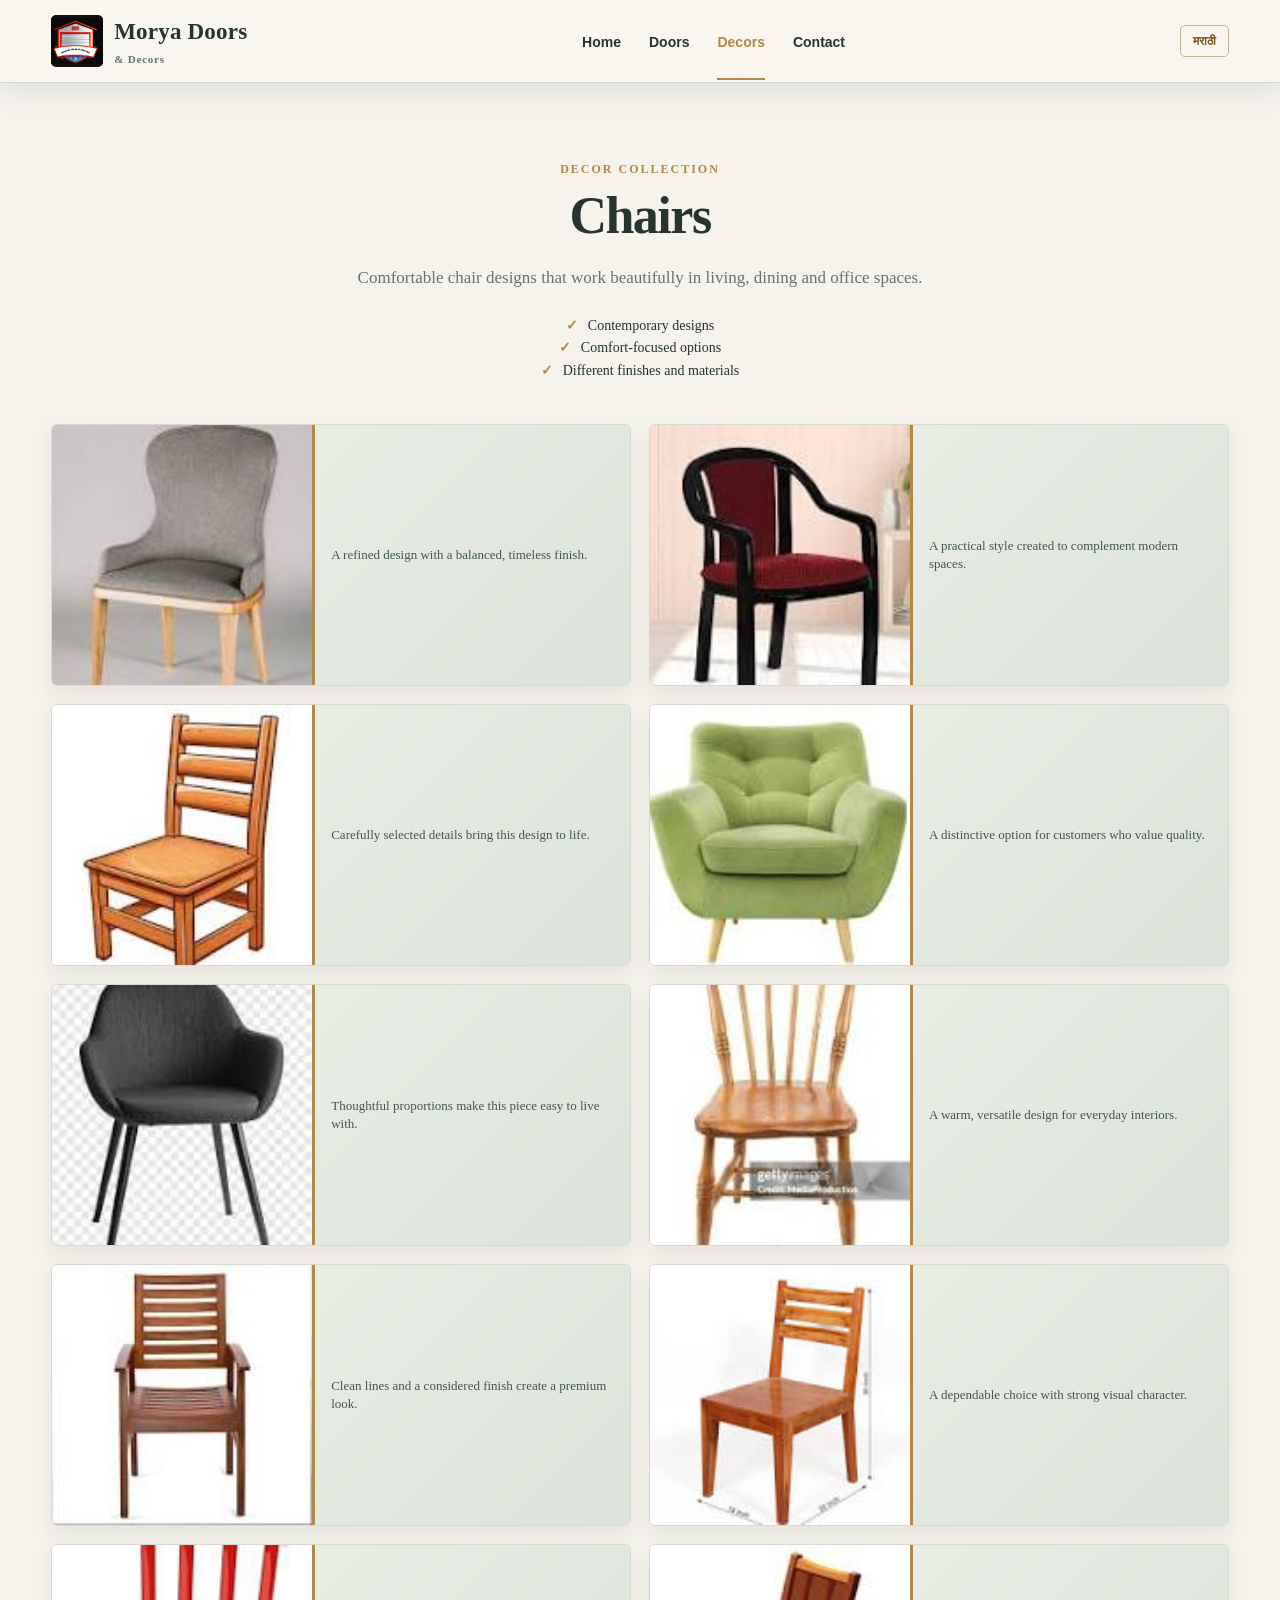
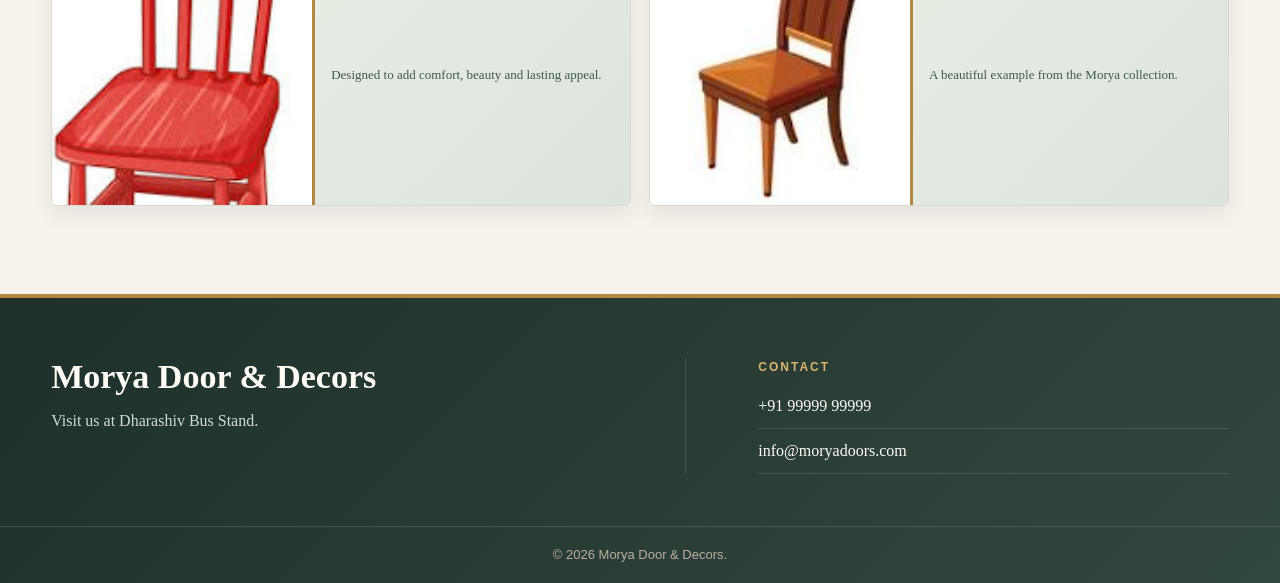
<file: chairs.html>
<!DOCTYPE html><html lang="en"><head><meta charset="UTF-8"><meta name="viewport" content="width=device-width, initial-scale=1.0"><title>Chairs | Morya Door & Decors</title><link rel="stylesheet" href="./css/style.css"></head><body>
<header class="site-header"><div class="container nav-wrap"><a class="brand" href="./index.html"><img class="brand-logo" src="./images/logo.png" alt="Morya Doors logo"><span>Morya Doors <small>&amp; Decors</small></span></a><button class="menu-toggle" aria-label="Toggle menu">☰</button><nav class="main-nav"><a href="./index.html">Home</a><a href="./doors.html">Doors</a><a class="active" href="./decor.html">Decors</a><a href="#contact">Contact</a></nav><button class="language-toggle" type="button" aria-label="Switch language">मराठी</button></div></header>
<main><section class="detail-section"><div class="container"><div class="detail-intro"><span class="eyebrow">Decor Collection</span><h1>Chairs</h1><p>Comfortable chair designs that work beautifully in living, dining and office spaces.</p><ul class="check-list"><li>Contemporary designs</li><li>Comfort-focused options</li><li>Different finishes and materials</li></ul></div><div class="detail-gallery" aria-label="Chair collection"><img src="./images/c1.jfif" alt="Chair design 1"><img src="./images/c2.jfif" alt="Chair design 2"><img src="./images/c3.jfif" alt="Chair design 3"><img src="./images/c4.jfif" alt="Chair design 4"><img src="./images/c5.jfif" alt="Chair design 5"><img src="./images/c6.jfif" alt="Chair design 6"><img src="./images/c7.jfif" alt="Chair design 7"><img src="./images/c8.jfif" alt="Chair design 8"><img src="./images/c9.jfif" alt="Chair design 9"><img src="./images/c10.jfif" alt="Chair design 10"></div></div></section></main>
<footer id="contact" class="site-footer"><div class="container footer-grid"><div><h2>Morya Door &amp; Decors</h2><p>Visit us at Dharashiv Bus Stand.</p></div><div><h3>Contact</h3><p><a href="tel:+919999999999">+91 99999 99999</a></p><p><a href="mailto:info@moryadoors.com">info@moryadoors.com</a></p></div></div><div class="copyright">© 2026 Morya Door &amp; Decors.</div></footer><script src="./js/main.js"></script></body></html>
</file>
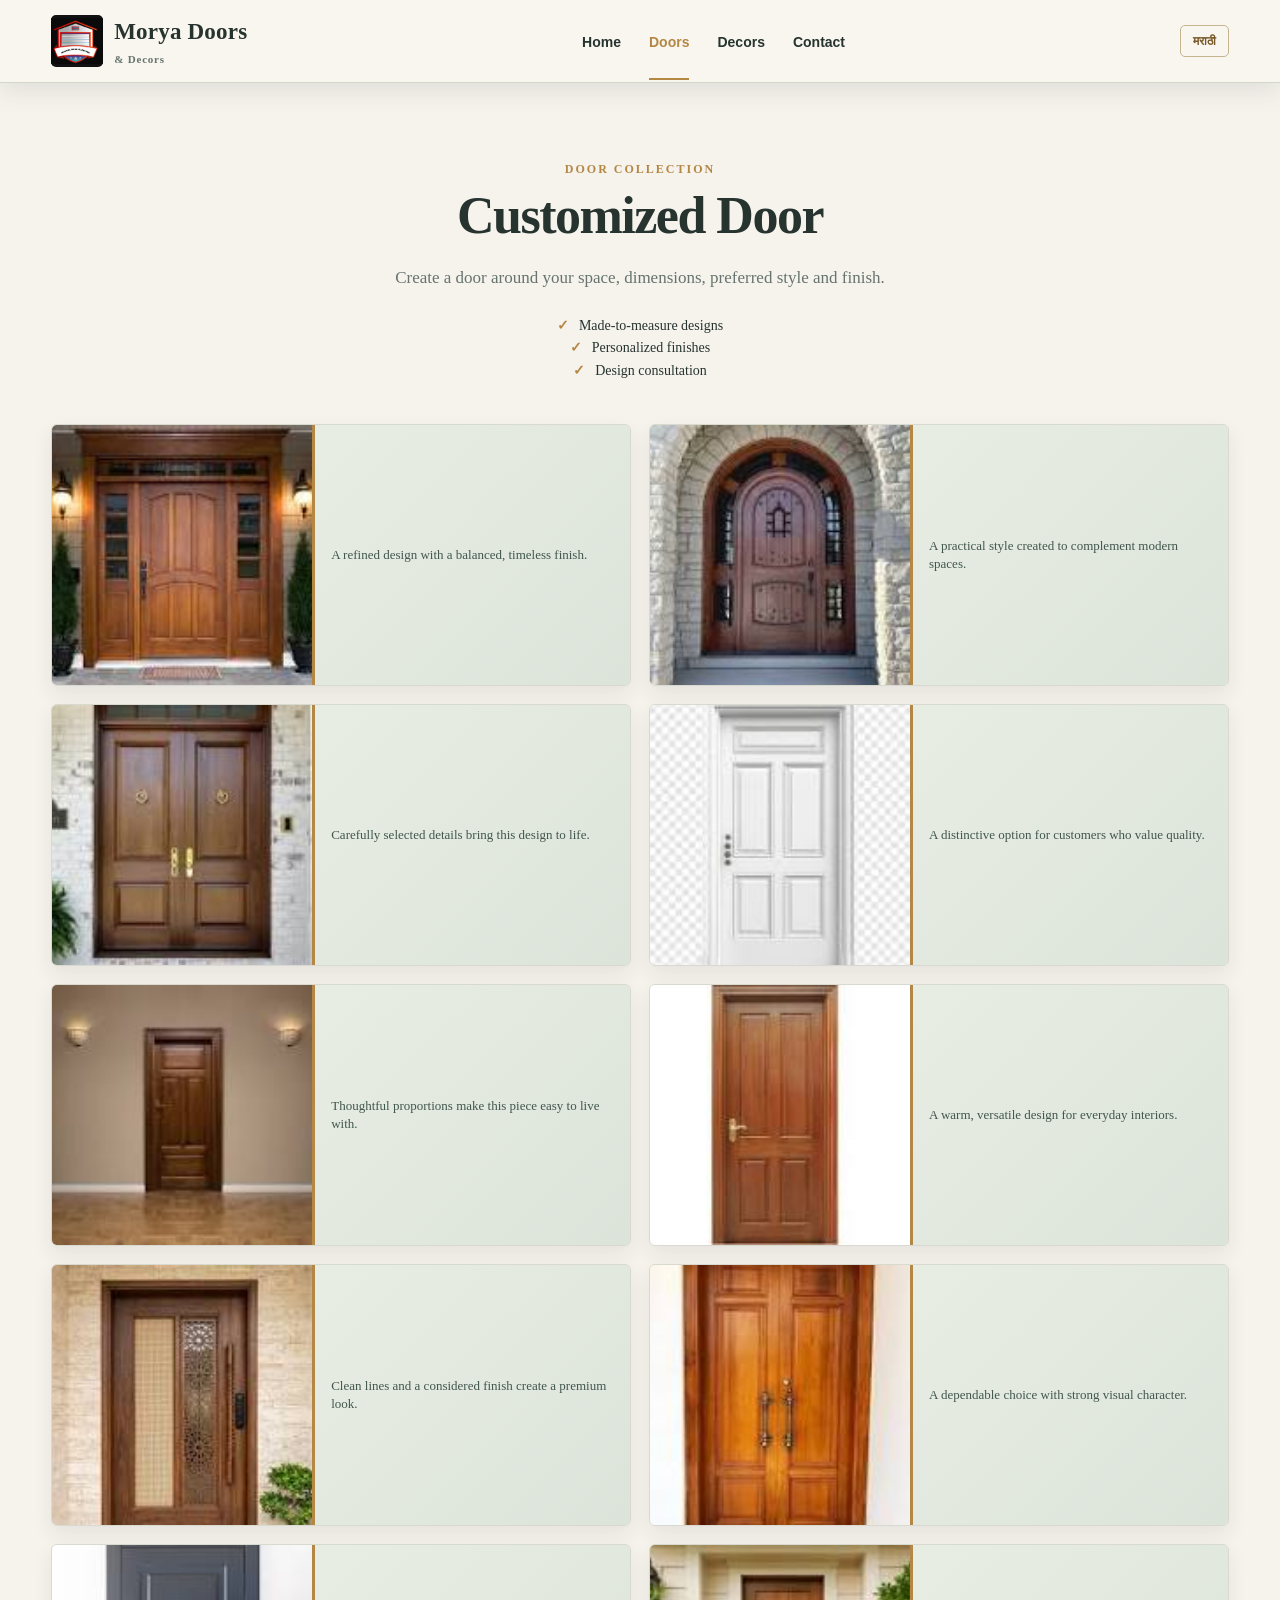
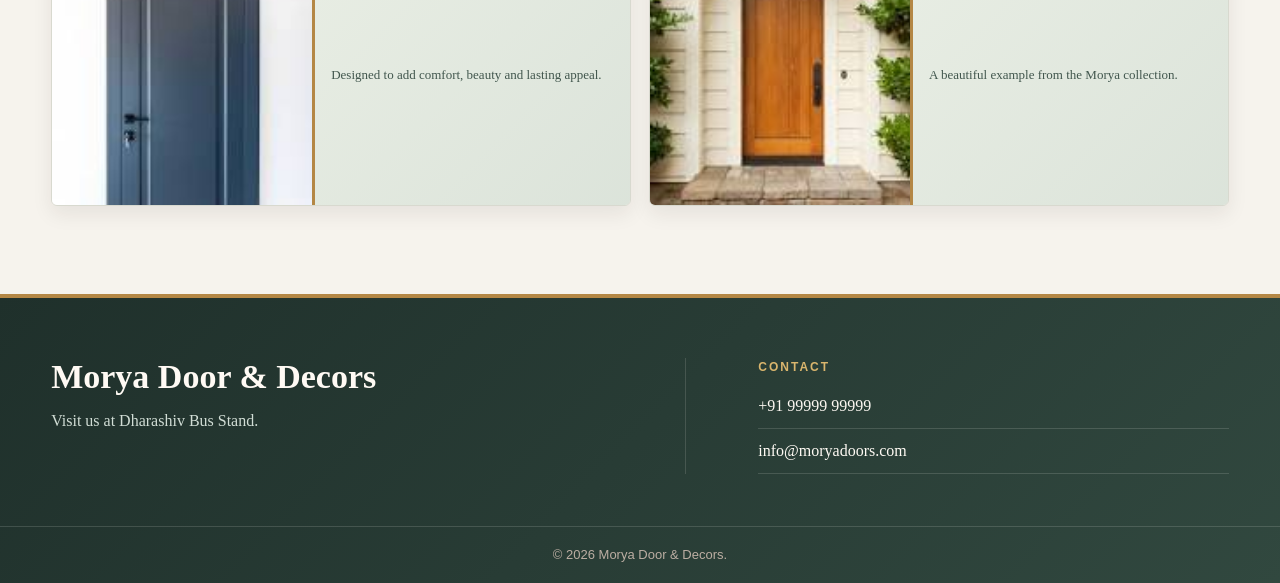
<file: customized-door.html>
<!DOCTYPE html><html lang="en"><head><meta charset="UTF-8"><meta name="viewport" content="width=device-width, initial-scale=1.0"><title>Customized Door | Morya Door & Decors</title><link rel="stylesheet" href="./css/style.css"></head><body>
<header class="site-header"><div class="container nav-wrap"><a class="brand" href="./index.html"><img class="brand-logo" src="./images/logo.png" alt="Morya Doors logo"><span>Morya Doors <small>&amp; Decors</small></span></a><button class="menu-toggle" aria-label="Toggle menu">☰</button><nav class="main-nav"><a href="./index.html">Home</a><a class="active" href="./doors.html">Doors</a><a href="./decor.html">Decors</a><a href="#contact">Contact</a></nav><button class="language-toggle" type="button" aria-label="Switch language">मराठी</button></div></header>
<main><section class="detail-section"><div class="container"><div class="detail-intro"><span class="eyebrow">Door Collection</span><h1>Customized Door</h1><p>Create a door around your space, dimensions, preferred style and finish.</p><ul class="check-list"><li>Made-to-measure designs</li><li>Personalized finishes</li><li>Design consultation</li></ul></div><div class="detail-gallery" aria-label="Customized door collection"><img src="./images/s1.jfif" alt="Customized door design 1"><img src="./images/s2.jfif" alt="Customized door design 2"><img src="./images/s3.jfif" alt="Customized door design 3"><img src="./images/s4.jfif" alt="Customized door design 4"><img src="./images/s6.jfif" alt="Customized door design 5"><img src="./images/s7.jfif" alt="Customized door design 6"><img src="./images/s8.jfif" alt="Customized door design 7"><img src="./images/s9.jfif" alt="Customized door design 8"><img src="./images/s10.jfif" alt="Customized door design 9"><img src="./images/s11.jfif" alt="Customized door design 10"></div></div></section></main>
<footer id="contact" class="site-footer"><div class="container footer-grid"><div><h2>Morya Door &amp; Decors</h2><p>Visit us at Dharashiv Bus Stand.</p></div><div><h3>Contact</h3><p><a href="tel:+919999999999">+91 99999 99999</a></p><p><a href="mailto:info@moryadoors.com">info@moryadoors.com</a></p></div></div><div class="copyright">© 2026 Morya Door &amp; Decors.</div></footer><script src="./js/main.js"></script></body></html>
</file>
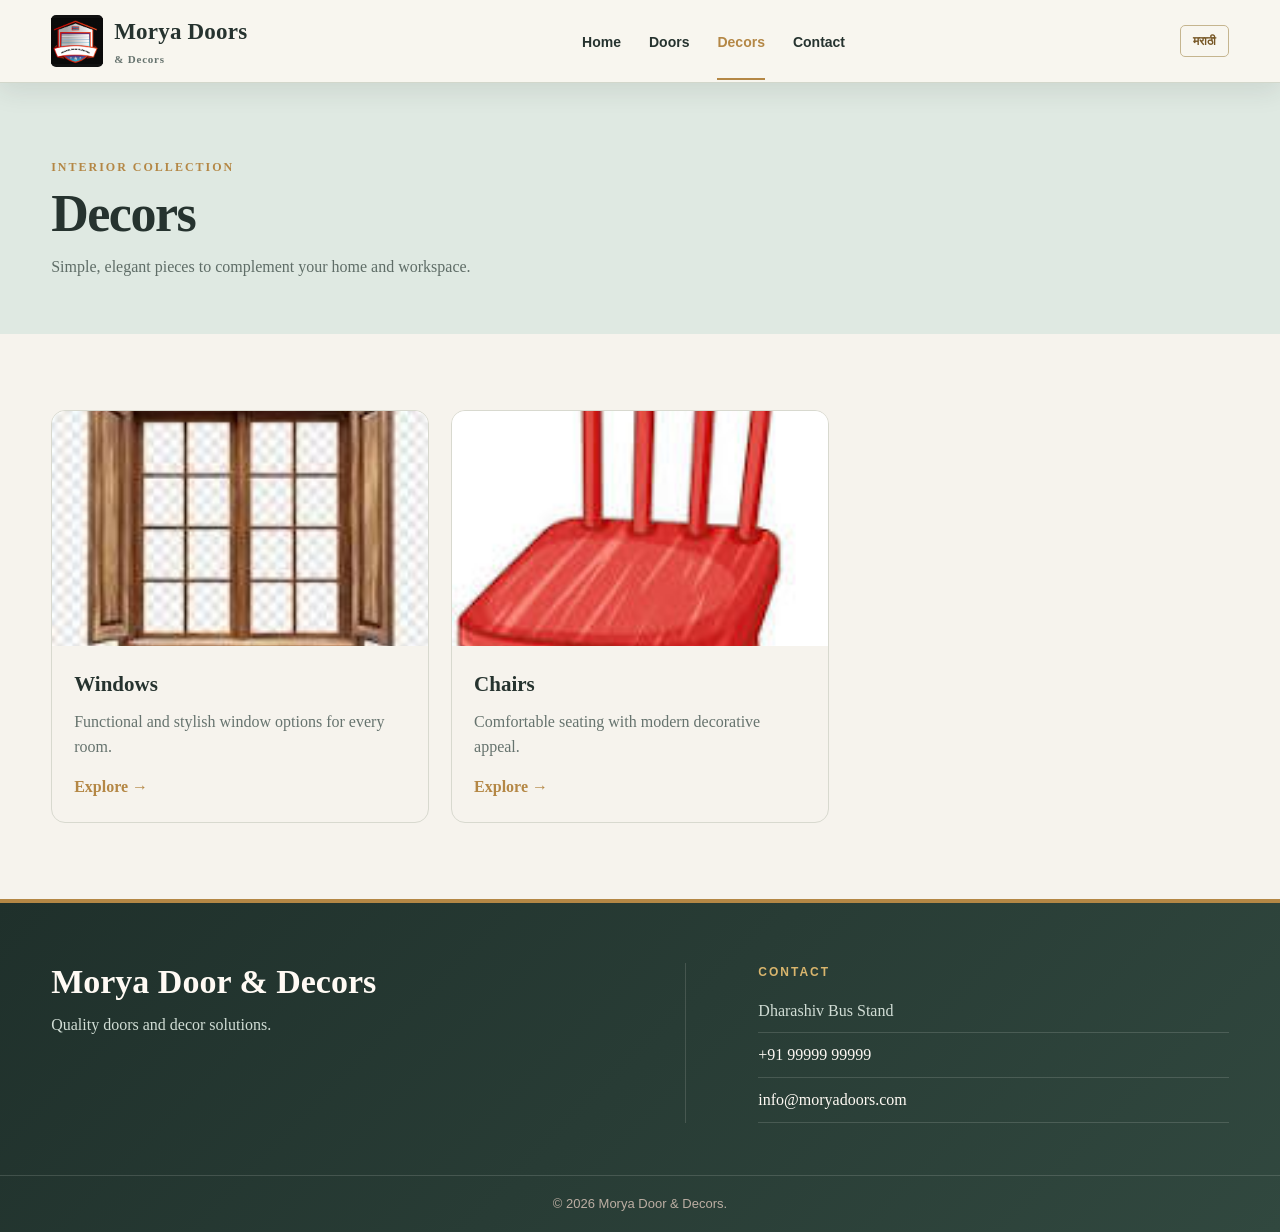
<file: decor.html>
<!DOCTYPE html>
<html lang="en">
<head>
  <meta charset="UTF-8"><meta name="viewport" content="width=device-width, initial-scale=1.0">
  <title>Decors | Morya Door & Decors</title><link rel="stylesheet" href="./css/style.css">
</head>
<body>
<header class="site-header"><div class="container nav-wrap">
<a class="brand" href="./index.html"><img class="brand-logo" src="./images/logo.png" alt="Morya Doors logo"><span>Morya Doors <small>&amp; Decors</small></span></a>
<button class="menu-toggle" aria-label="Toggle menu">☰</button>
<nav class="main-nav"><a href="./index.html">Home</a><a href="./doors.html">Doors</a><a class="active" href="./decor.html">Decors</a><a href="#contact">Contact</a></nav><button class="language-toggle" type="button" aria-label="Switch language">मराठी</button>
</div></header>
<main>
<section class="page-hero"><div class="container"><span class="eyebrow">Interior Collection</span><h1>Decors</h1><p>Simple, elegant pieces to complement your home and workspace.</p></div></section>
<section class="section"><div class="container"><div class="product-grid">
<a class="product-card" href="./windows.html"><img src="./images/w1.jfif" alt="Windows"><div><h3>Windows</h3><p>Functional and stylish window options for every room.</p><span>Explore →</span></div></a>
<a class="product-card" href="./chairs.html"><img src="./images/c1.jfif" alt="Chairs"><div><h3>Chairs</h3><p>Comfortable seating with modern decorative appeal.</p><span>Explore →</span></div></a>
</div></div></section>
</main>
<footer id="contact" class="site-footer"><div class="container footer-grid"><div><h2>Morya Door &amp; Decors</h2><p>Quality doors and decor solutions.</p></div><div><h3>Contact</h3><p>Dharashiv Bus Stand</p><p><a href="tel:+919999999999">+91 99999 99999</a></p><p><a href="mailto:info@moryadoors.com">info@moryadoors.com</a></p></div></div><div class="copyright">© 2026 Morya Door &amp; Decors.</div></footer>
<script src="./js/main.js"></script>
</body></html>
</file>
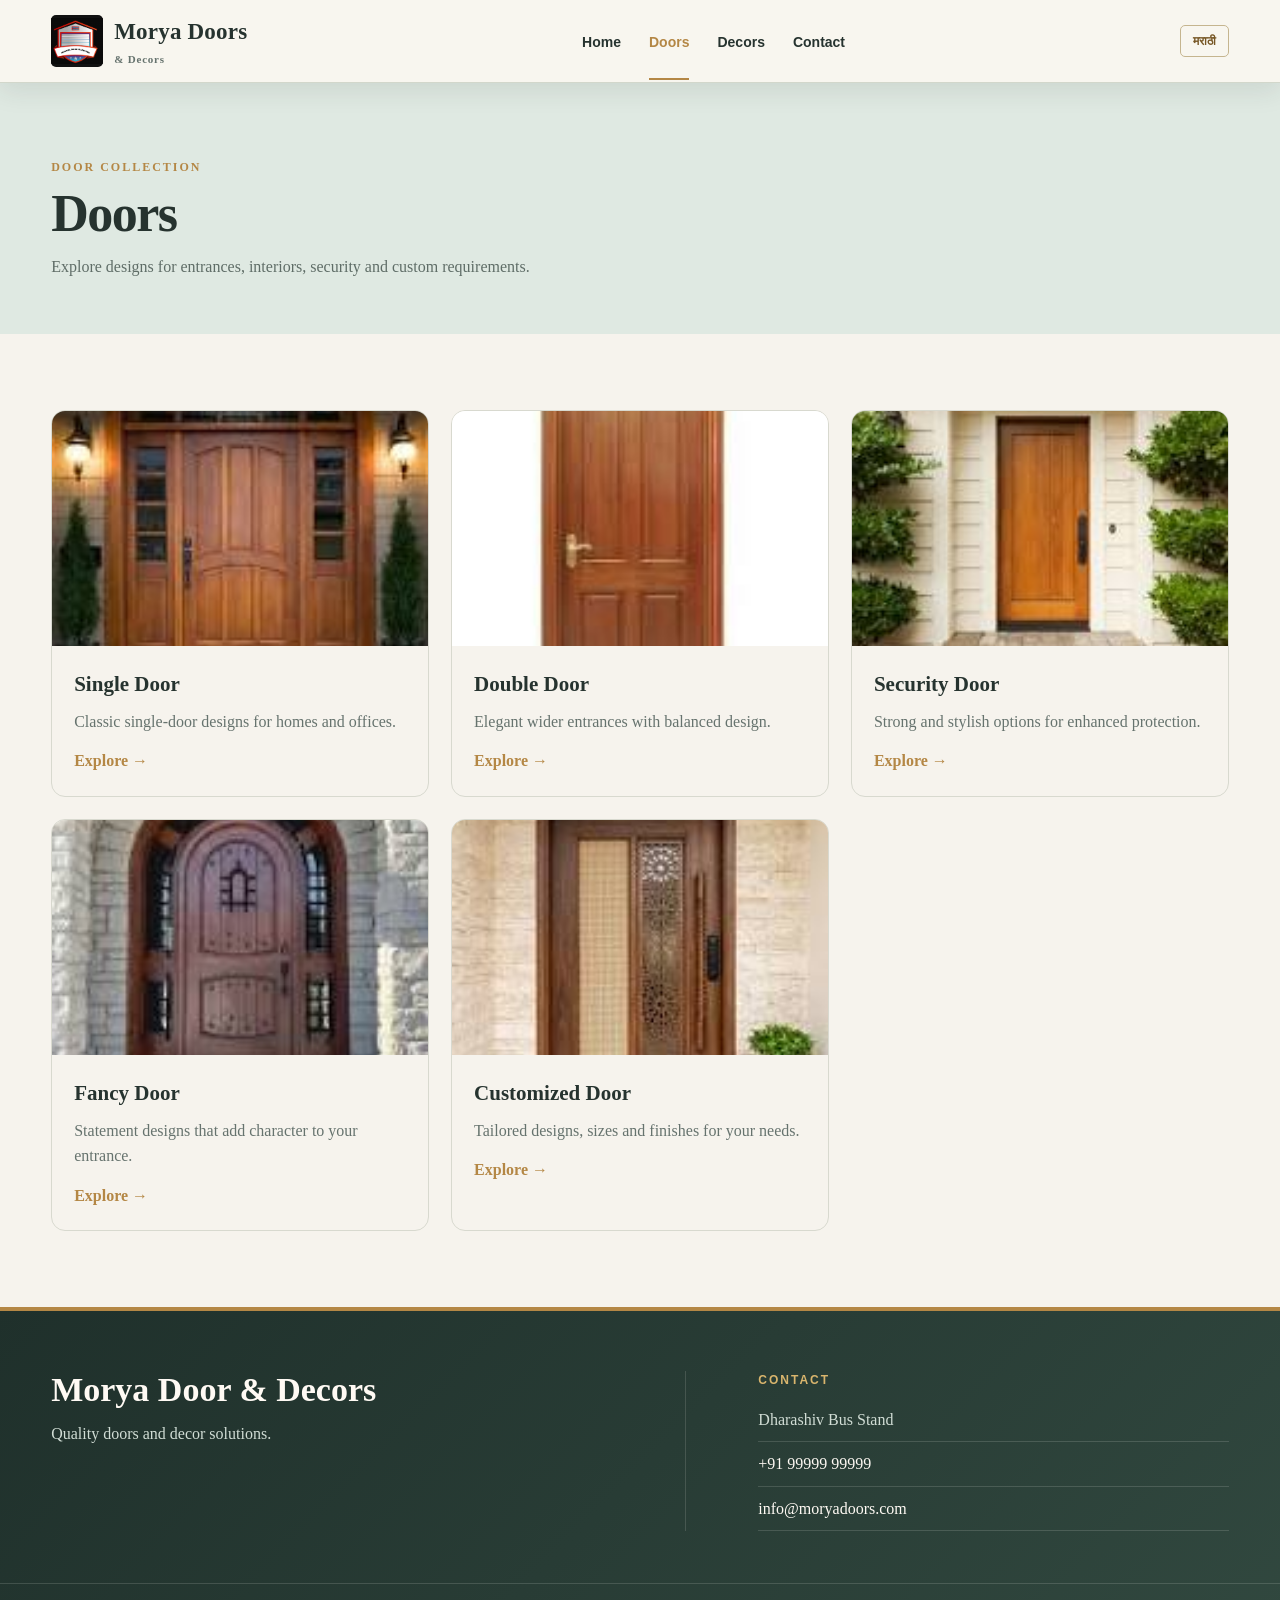
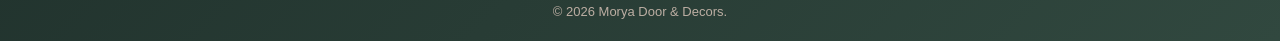
<file: doors.html>
<!DOCTYPE html>
<html lang="en">
<head>
  <meta charset="UTF-8">
  <meta name="viewport" content="width=device-width, initial-scale=1.0">
  <title>Doors | Morya Door & Decors</title>
  <link rel="stylesheet" href="./css/style.css">
</head>
<body>
<header class="site-header"><div class="container nav-wrap">
  <a class="brand" href="./index.html"><img class="brand-logo" src="./images/logo.png" alt="Morya Doors logo"><span>Morya Doors <small>&amp; Decors</small></span></a>
  <button class="menu-toggle" aria-label="Toggle menu">☰</button>
  <nav class="main-nav"><a href="./index.html">Home</a><a class="active" href="./doors.html">Doors</a><a href="./decor.html">Decors</a><a href="#contact">Contact</a></nav><button class="language-toggle" type="button" aria-label="Switch language">मराठी</button>
</div></header>
<main>
<section class="page-hero"><div class="container"><span class="eyebrow">Door Collection</span><h1>Doors</h1><p>Explore designs for entrances, interiors, security and custom requirements.</p></div></section>
<section class="section"><div class="container">
  <div class="product-grid">
    <a class="product-card" href="./single-door.html"><img src="./images/s1.jfif" alt="Single Door"><div><h3>Single Door</h3><p>Classic single-door designs for homes and offices.</p><span>Explore →</span></div></a>
    <a class="product-card" href="./double-door.html"><img src="./images/s2.jfif" alt="Double Door"><div><h3>Double Door</h3><p>Elegant wider entrances with balanced design.</p><span>Explore →</span></div></a>
    <a class="product-card" href="./security-door.html"><img src="./images/s3.jfif" alt="Security Door"><div><h3>Security Door</h3><p>Strong and stylish options for enhanced protection.</p><span>Explore →</span></div></a>
    <a class="product-card" href="./fancy-door.html"><img src="./images/s4.jfif" alt="Fancy Door"><div><h3>Fancy Door</h3><p>Statement designs that add character to your entrance.</p><span>Explore →</span></div></a>
    <a class="product-card" href="./customized-door.html"><img src="./images/s6.jfif" alt="Customized Door"><div><h3>Customized Door</h3><p>Tailored designs, sizes and finishes for your needs.</p><span>Explore →</span></div></a>
  </div>
</div></section>
</main>
<footer id="contact" class="site-footer"><div class="container footer-grid"><div><h2>Morya Door &amp; Decors</h2><p>Quality doors and decor solutions.</p></div><div><h3>Contact</h3><p>Dharashiv Bus Stand</p><p><a href="tel:+919999999999">+91 99999 99999</a></p><p><a href="mailto:info@moryadoors.com">info@moryadoors.com</a></p></div></div><div class="copyright">© 2026 Morya Door &amp; Decors.</div></footer>
<script src="./js/main.js"></script>
</body></html>
</file>
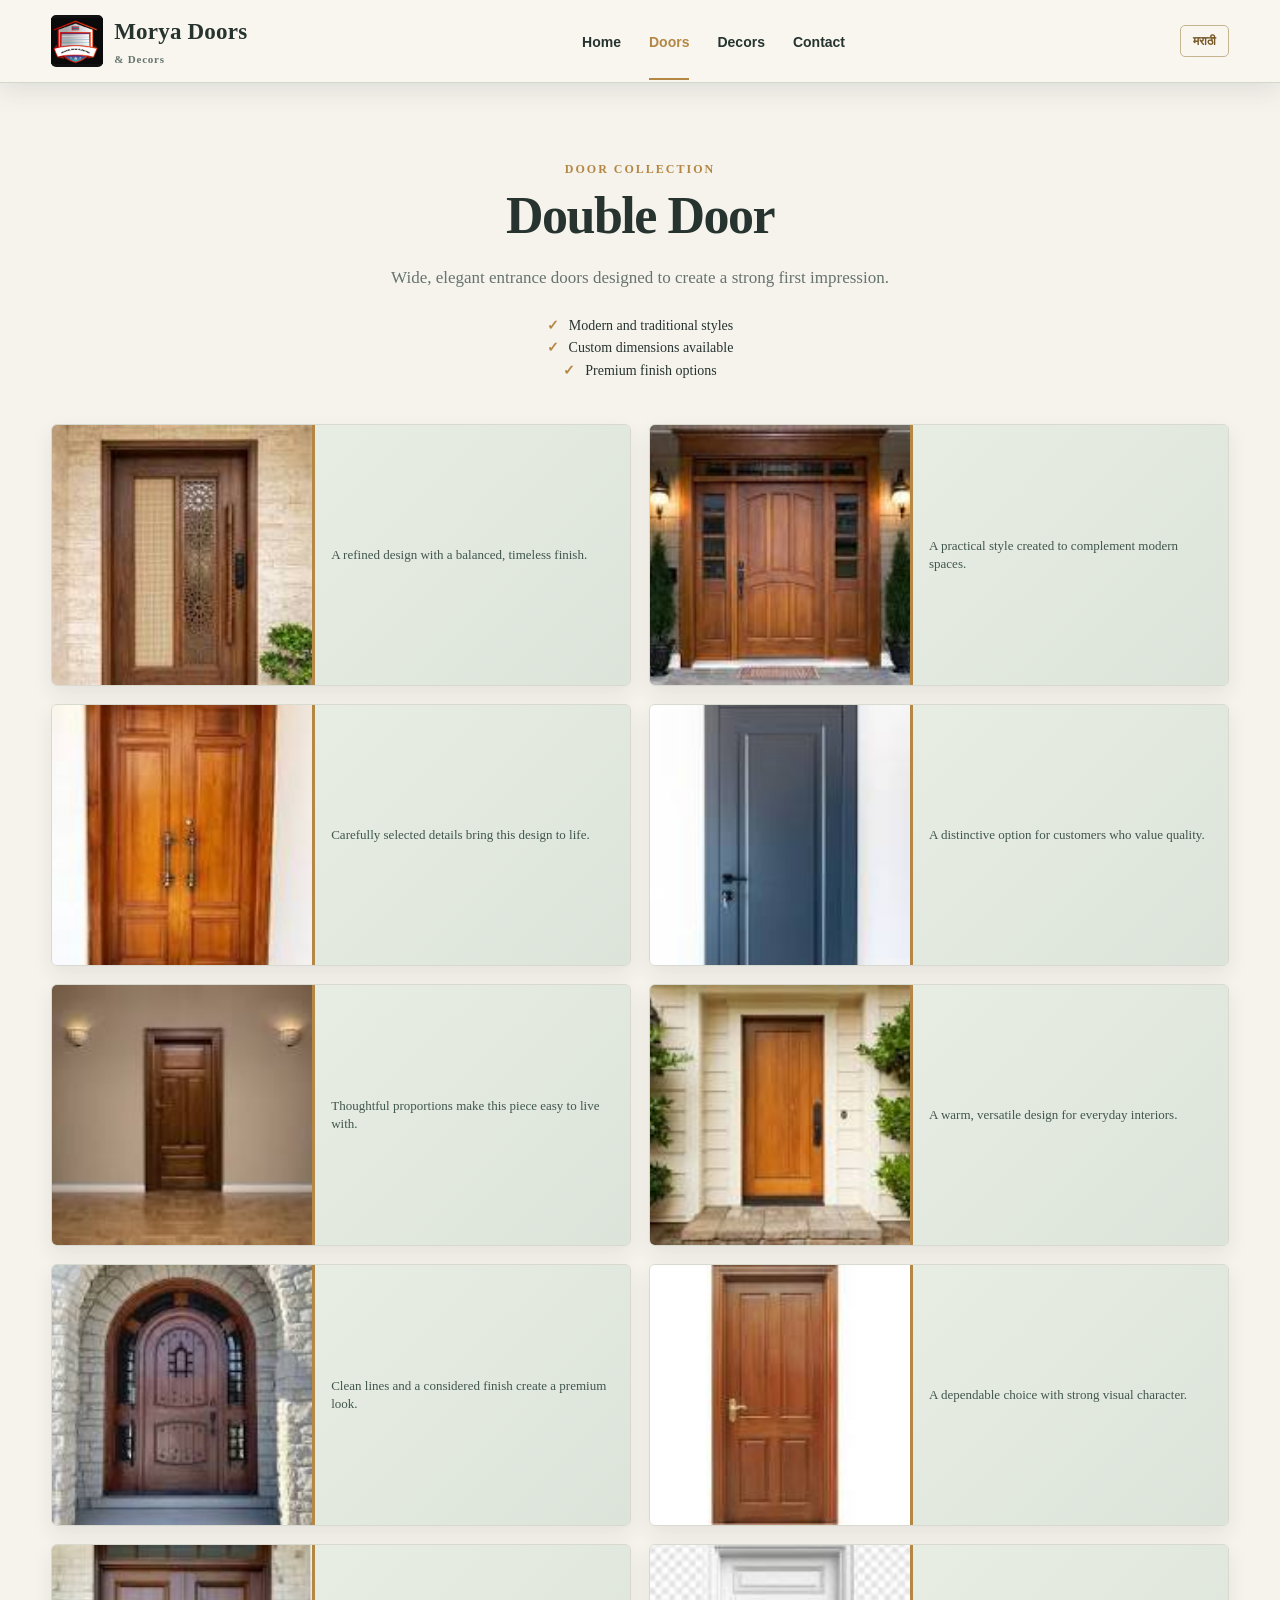
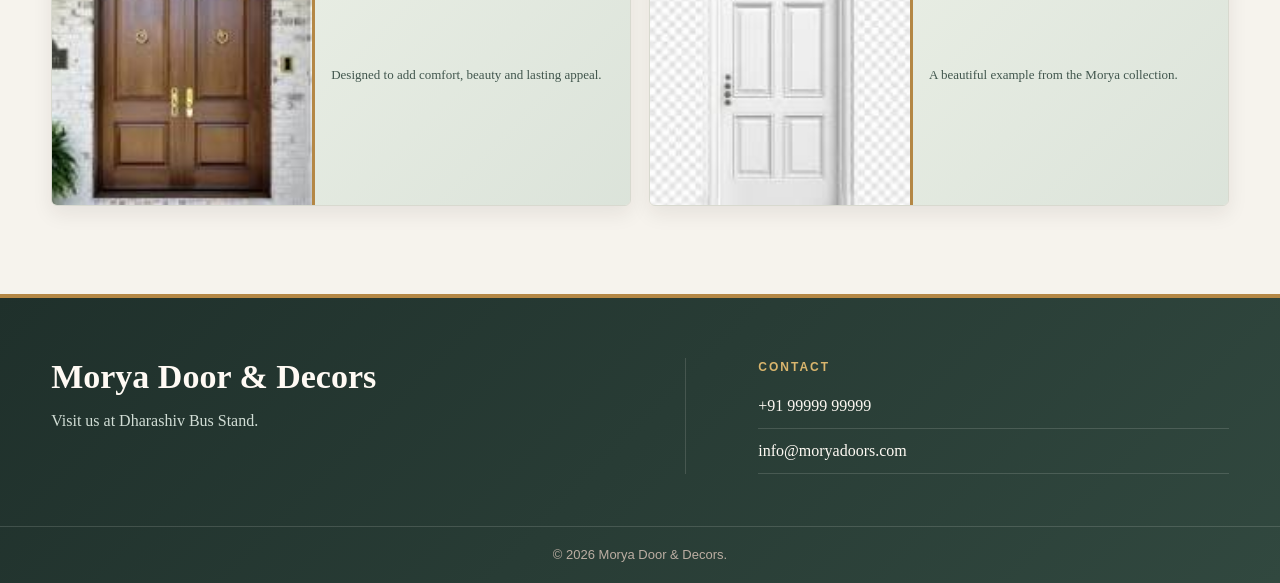
<file: double-door.html>
<!DOCTYPE html><html lang="en"><head><meta charset="UTF-8"><meta name="viewport" content="width=device-width, initial-scale=1.0"><title>Double Door | Morya Door & Decors</title><link rel="stylesheet" href="./css/style.css"></head><body>
<header class="site-header"><div class="container nav-wrap"><a class="brand" href="./index.html"><img class="brand-logo" src="./images/logo.png" alt="Morya Doors logo"><span>Morya Doors <small>&amp; Decors</small></span></a><button class="menu-toggle" aria-label="Toggle menu">☰</button><nav class="main-nav"><a href="./index.html">Home</a><a class="active" href="./doors.html">Doors</a><a href="./decor.html">Decors</a><a href="#contact">Contact</a></nav><button class="language-toggle" type="button" aria-label="Switch language">मराठी</button></div></header>
<main><section class="detail-section"><div class="container"><div class="detail-intro"><span class="eyebrow">Door Collection</span><h1>Double Door</h1><p>Wide, elegant entrance doors designed to create a strong first impression.</p><ul class="check-list"><li>Modern and traditional styles</li><li>Custom dimensions available</li><li>Premium finish options</li></ul></div><div class="detail-gallery" aria-label="Double door collection"><img src="./images/s1.jfif" alt="Double door design 1"><img src="./images/s2.jfif" alt="Double door design 2"><img src="./images/s3.jfif" alt="Double door design 3"><img src="./images/s4.jfif" alt="Double door design 4"><img src="./images/s6.jfif" alt="Double door design 5"><img src="./images/s7.jfif" alt="Double door design 6"><img src="./images/s8.jfif" alt="Double door design 7"><img src="./images/s9.jfif" alt="Double door design 8"><img src="./images/s10.jfif" alt="Double door design 9"><img src="./images/s11.jfif" alt="Double door design 10"></div></div></section></main>
<footer id="contact" class="site-footer"><div class="container footer-grid"><div><h2>Morya Door &amp; Decors</h2><p>Visit us at Dharashiv Bus Stand.</p></div><div><h3>Contact</h3><p><a href="tel:+919999999999">+91 99999 99999</a></p><p><a href="mailto:info@moryadoors.com">info@moryadoors.com</a></p></div></div><div class="copyright">© 2026 Morya Door &amp; Decors.</div></footer><script src="./js/main.js"></script></body></html>
</file>
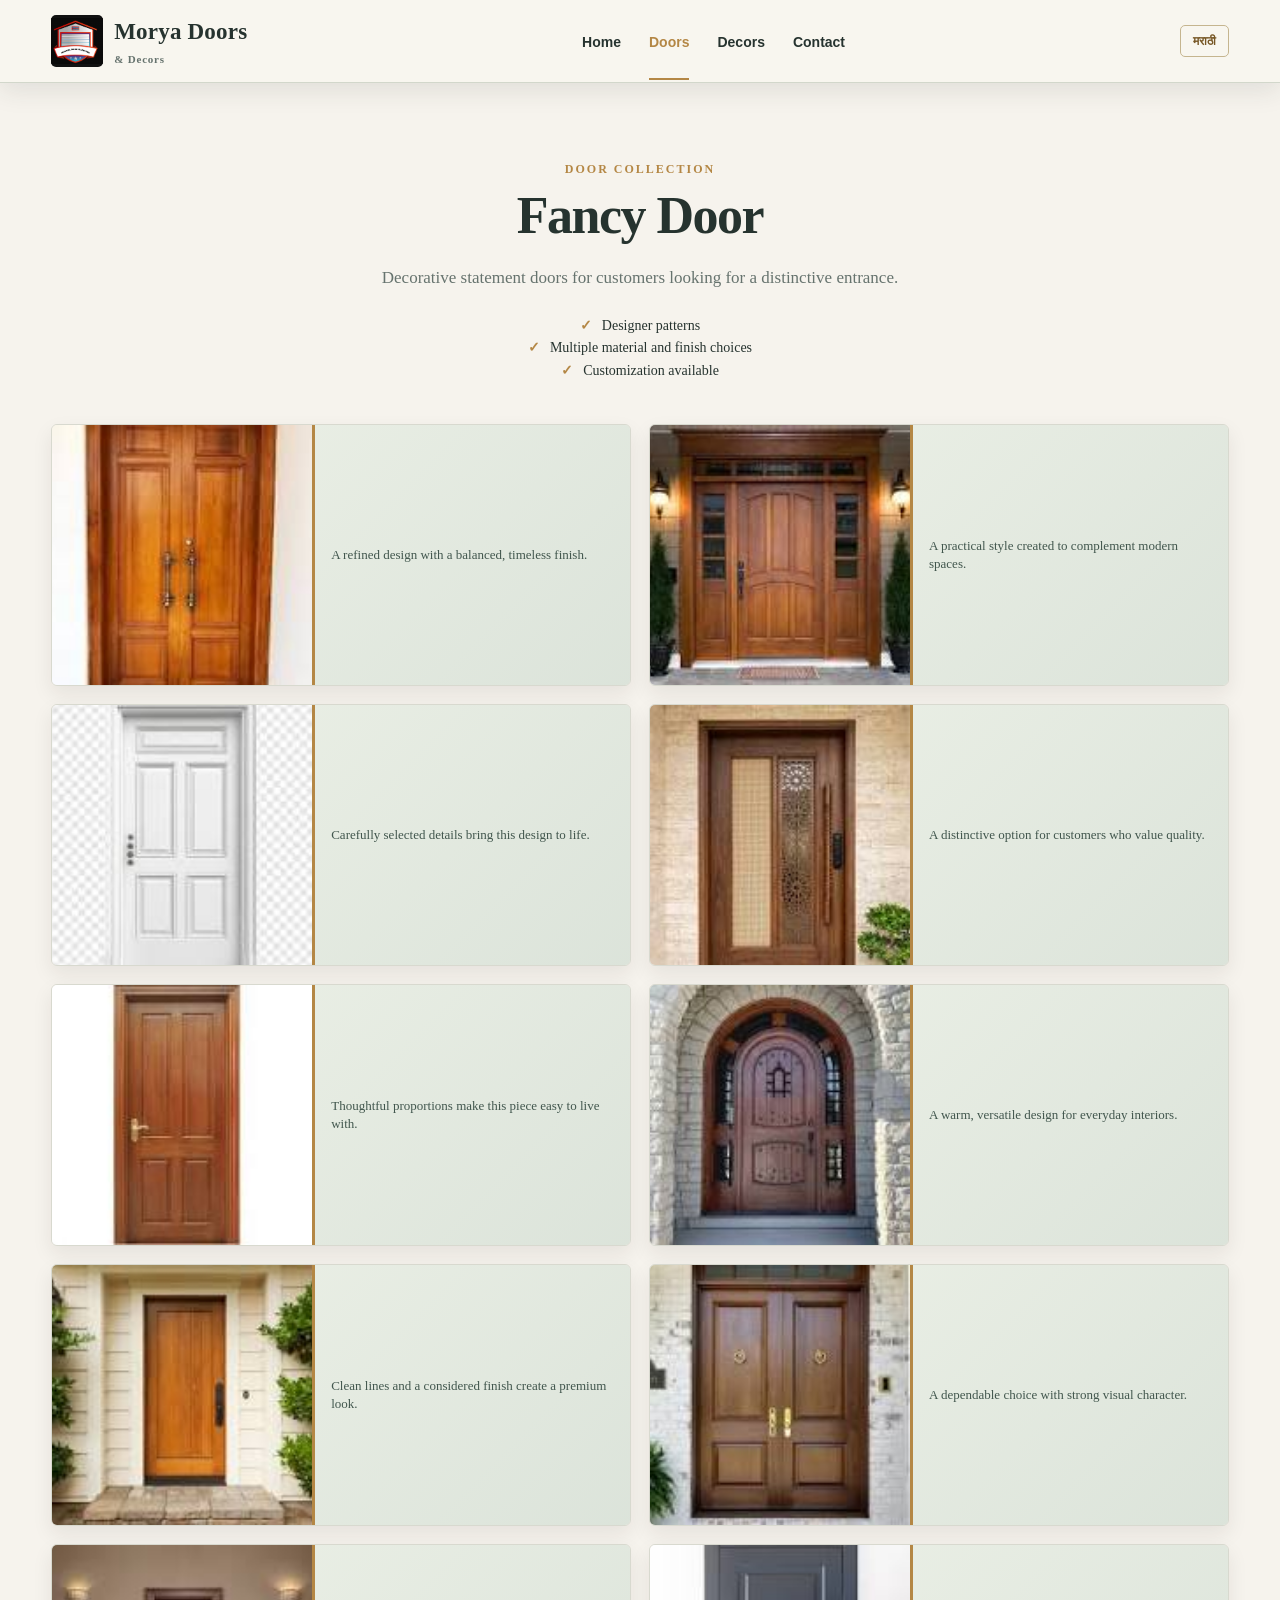
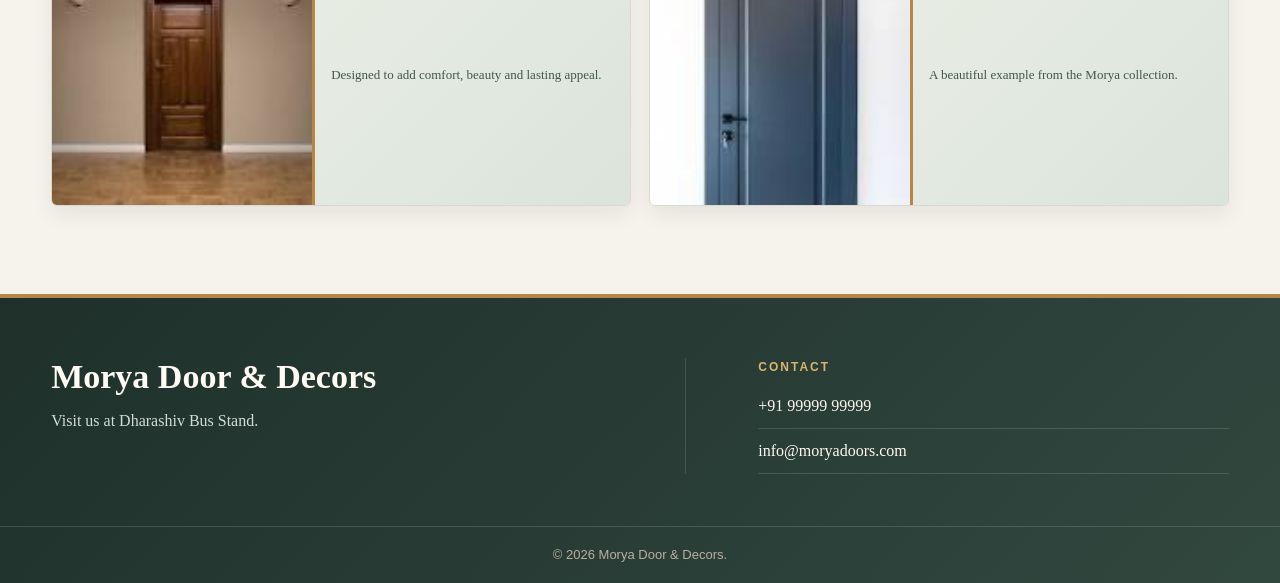
<file: fancy-door.html>
<!DOCTYPE html><html lang="en"><head><meta charset="UTF-8"><meta name="viewport" content="width=device-width, initial-scale=1.0"><title>Fancy Door | Morya Door & Decors</title><link rel="stylesheet" href="./css/style.css"></head><body>
<header class="site-header"><div class="container nav-wrap"><a class="brand" href="./index.html"><img class="brand-logo" src="./images/logo.png" alt="Morya Doors logo"><span>Morya Doors <small>&amp; Decors</small></span></a><button class="menu-toggle" aria-label="Toggle menu">☰</button><nav class="main-nav"><a href="./index.html">Home</a><a class="active" href="./doors.html">Doors</a><a href="./decor.html">Decors</a><a href="#contact">Contact</a></nav><button class="language-toggle" type="button" aria-label="Switch language">मराठी</button></div></header>
<main><section class="detail-section"><div class="container"><div class="detail-intro"><span class="eyebrow">Door Collection</span><h1>Fancy Door</h1><p>Decorative statement doors for customers looking for a distinctive entrance.</p><ul class="check-list"><li>Designer patterns</li><li>Multiple material and finish choices</li><li>Customization available</li></ul></div><div class="detail-gallery" aria-label="Fancy door collection"><img src="./images/s1.jfif" alt="Fancy door design 1"><img src="./images/s2.jfif" alt="Fancy door design 2"><img src="./images/s3.jfif" alt="Fancy door design 3"><img src="./images/s4.jfif" alt="Fancy door design 4"><img src="./images/s6.jfif" alt="Fancy door design 5"><img src="./images/s7.jfif" alt="Fancy door design 6"><img src="./images/s8.jfif" alt="Fancy door design 7"><img src="./images/s9.jfif" alt="Fancy door design 8"><img src="./images/s10.jfif" alt="Fancy door design 9"><img src="./images/s11.jfif" alt="Fancy door design 10"></div></div></section></main>
<footer id="contact" class="site-footer"><div class="container footer-grid"><div><h2>Morya Door &amp; Decors</h2><p>Visit us at Dharashiv Bus Stand.</p></div><div><h3>Contact</h3><p><a href="tel:+919999999999">+91 99999 99999</a></p><p><a href="mailto:info@moryadoors.com">info@moryadoors.com</a></p></div></div><div class="copyright">© 2026 Morya Door &amp; Decors.</div></footer><script src="./js/main.js"></script></body></html>
</file>
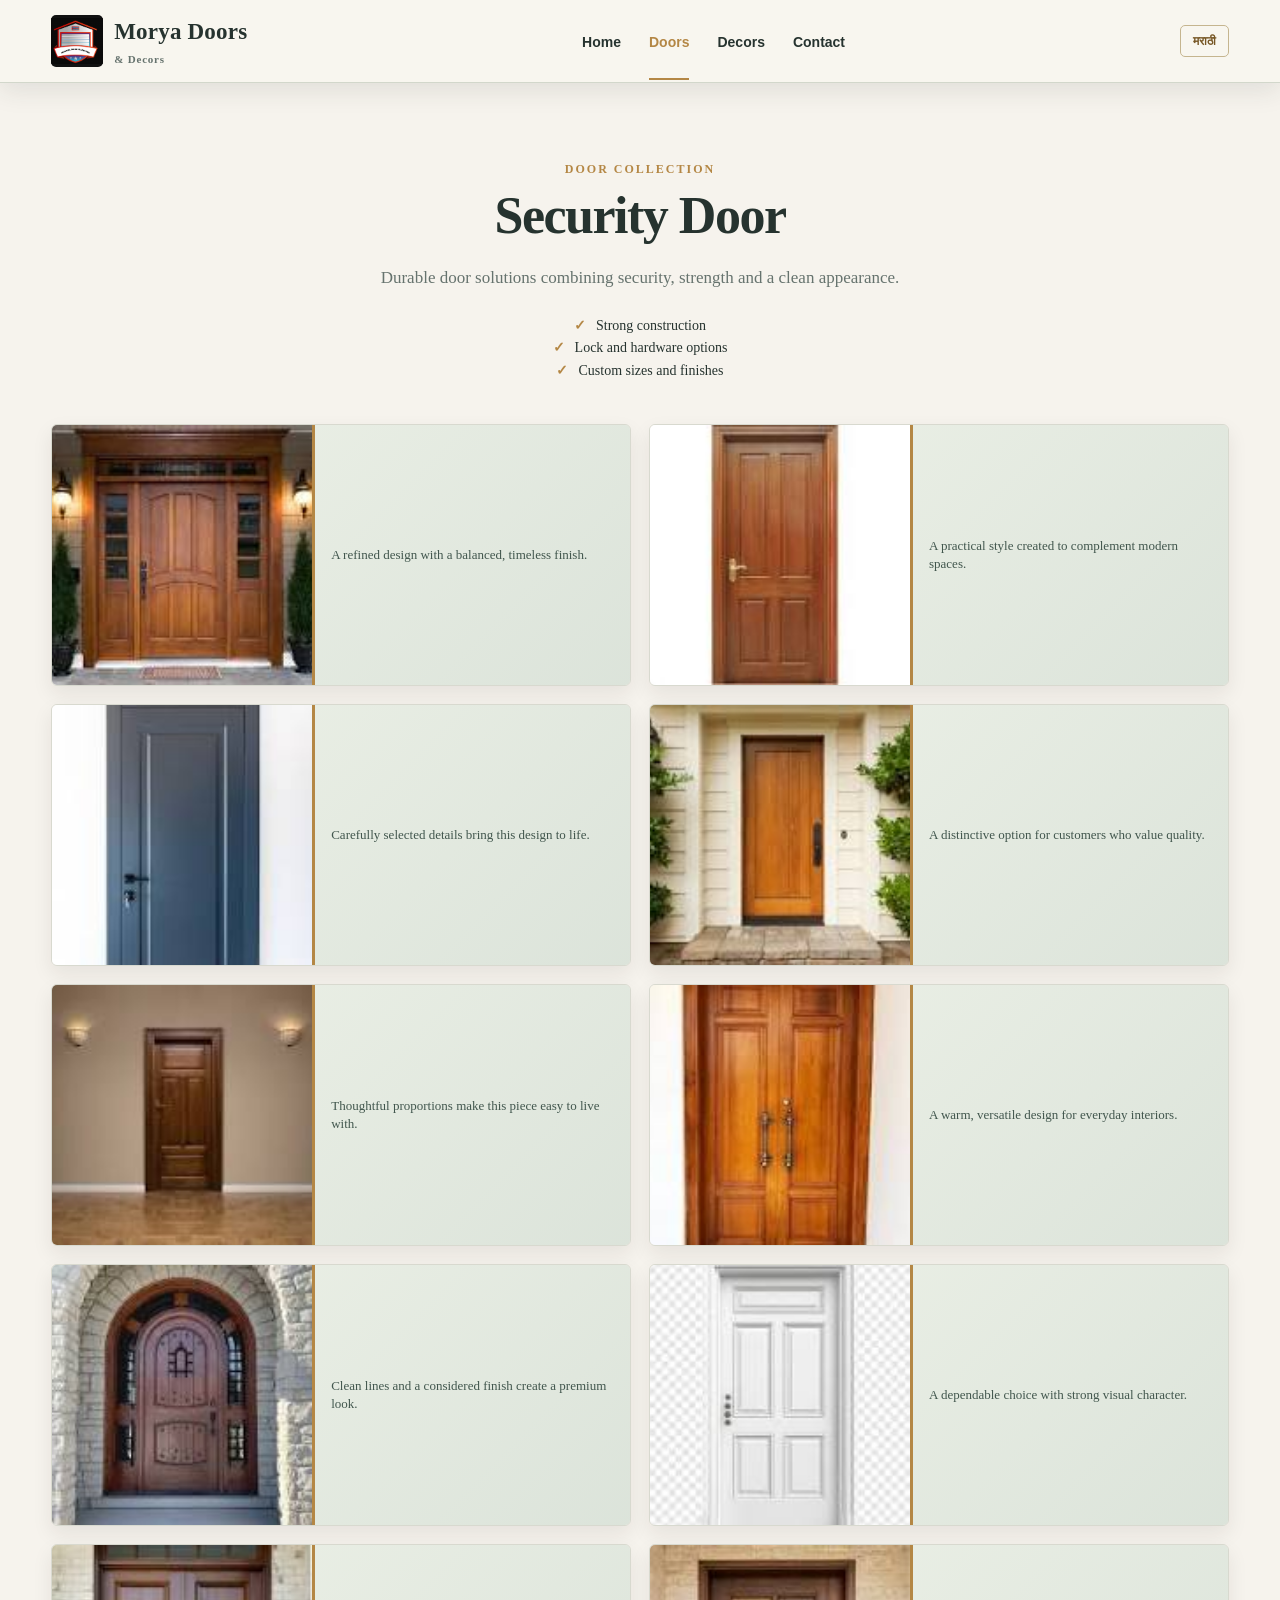
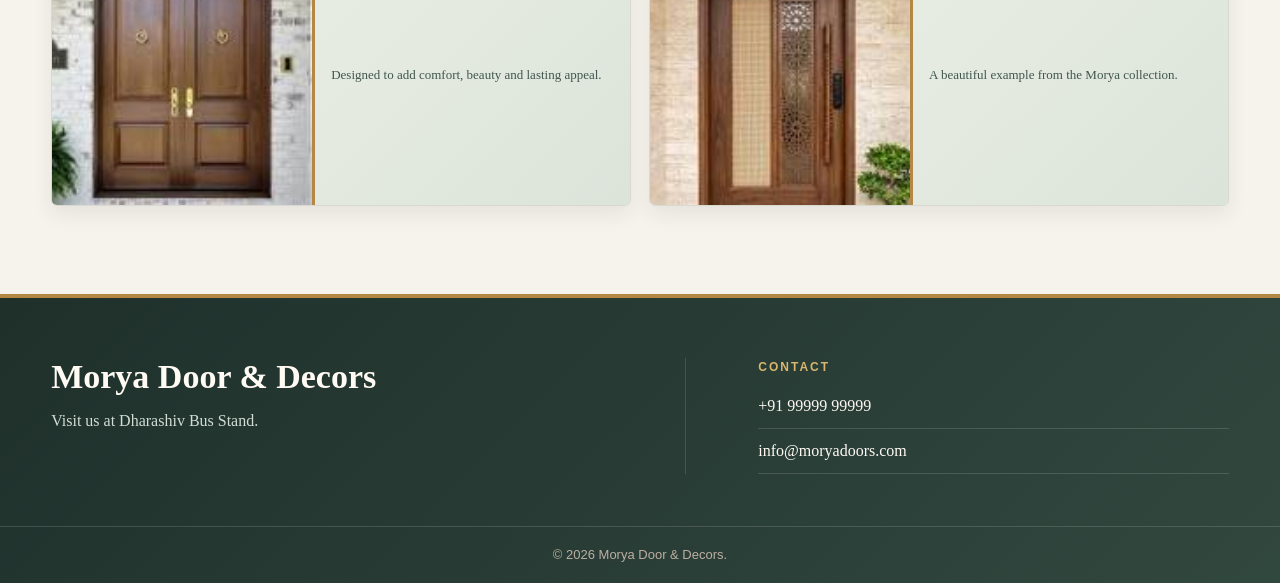
<file: security-door.html>
<!DOCTYPE html><html lang="en"><head><meta charset="UTF-8"><meta name="viewport" content="width=device-width, initial-scale=1.0"><title>Security Door | Morya Door & Decors</title><link rel="stylesheet" href="./css/style.css"></head><body>
<header class="site-header"><div class="container nav-wrap"><a class="brand" href="./index.html"><img class="brand-logo" src="./images/logo.png" alt="Morya Doors logo"><span>Morya Doors <small>&amp; Decors</small></span></a><button class="menu-toggle" aria-label="Toggle menu">☰</button><nav class="main-nav"><a href="./index.html">Home</a><a class="active" href="./doors.html">Doors</a><a href="./decor.html">Decors</a><a href="#contact">Contact</a></nav><button class="language-toggle" type="button" aria-label="Switch language">मराठी</button></div></header>
<main><section class="detail-section"><div class="container"><div class="detail-intro"><span class="eyebrow">Door Collection</span><h1>Security Door</h1><p>Durable door solutions combining security, strength and a clean appearance.</p><ul class="check-list"><li>Strong construction</li><li>Lock and hardware options</li><li>Custom sizes and finishes</li></ul></div><div class="detail-gallery" aria-label="Security door collection"><img src="./images/s1.jfif" alt="Security door design 1"><img src="./images/s2.jfif" alt="Security door design 2"><img src="./images/s3.jfif" alt="Security door design 3"><img src="./images/s4.jfif" alt="Security door design 4"><img src="./images/s6.jfif" alt="Security door design 5"><img src="./images/s7.jfif" alt="Security door design 6"><img src="./images/s8.jfif" alt="Security door design 7"><img src="./images/s9.jfif" alt="Security door design 8"><img src="./images/s10.jfif" alt="Security door design 9"><img src="./images/s11.jfif" alt="Security door design 10"></div></div></section></main>
<footer id="contact" class="site-footer"><div class="container footer-grid"><div><h2>Morya Door &amp; Decors</h2><p>Visit us at Dharashiv Bus Stand.</p></div><div><h3>Contact</h3><p><a href="tel:+919999999999">+91 99999 99999</a></p><p><a href="mailto:info@moryadoors.com">info@moryadoors.com</a></p></div></div><div class="copyright">© 2026 Morya Door &amp; Decors.</div></footer><script src="./js/main.js"></script></body></html>
</file>
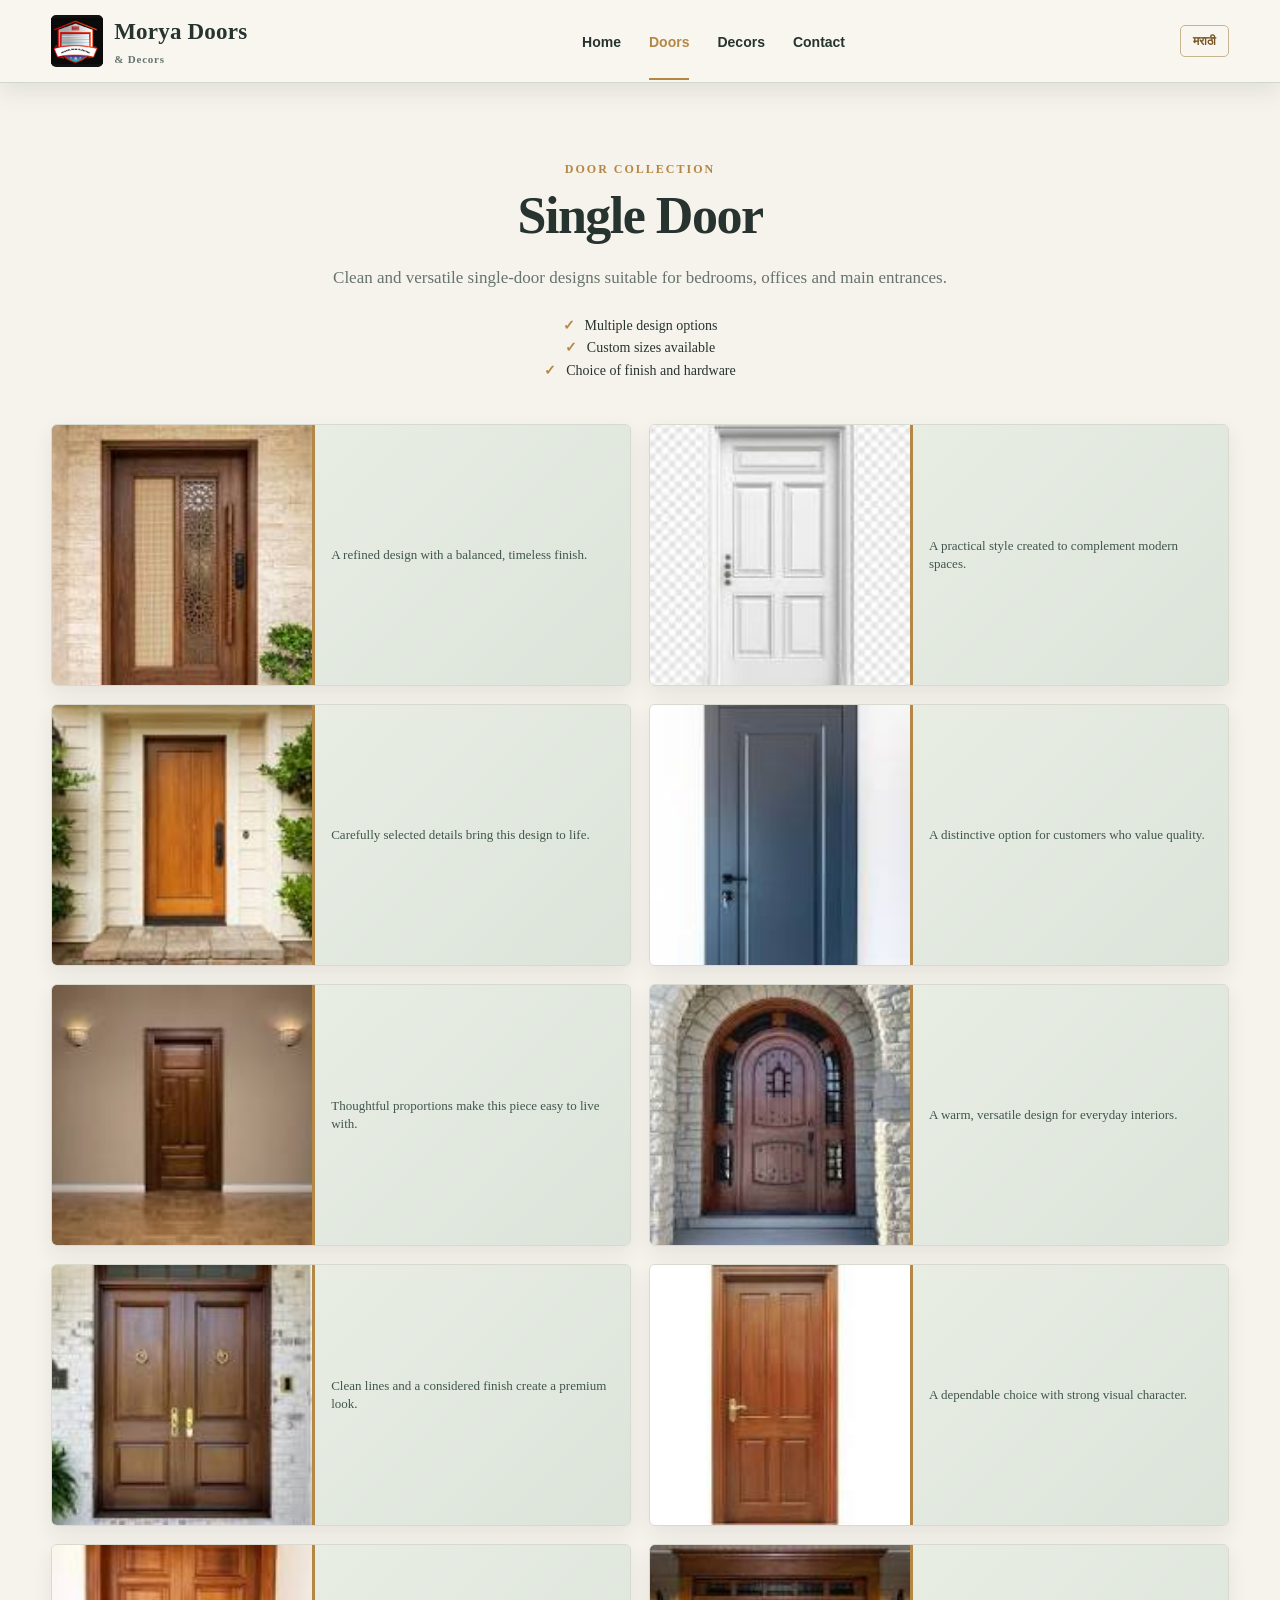
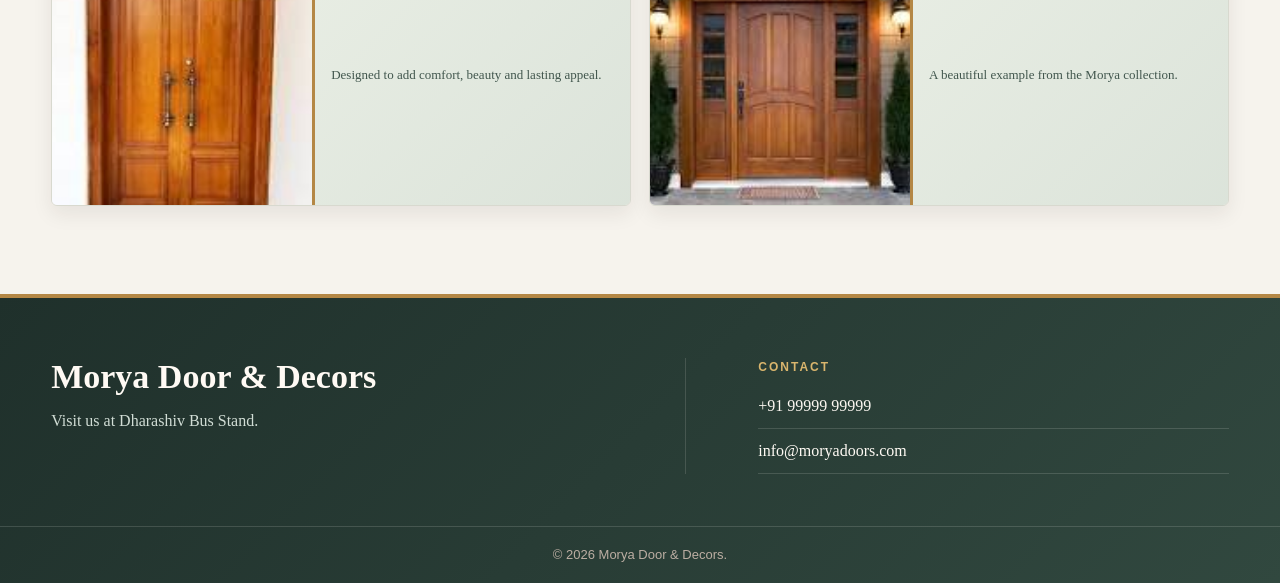
<file: single-door.html>
<!DOCTYPE html><html lang="en"><head><meta charset="UTF-8"><meta name="viewport" content="width=device-width, initial-scale=1.0"><title>Single Door | Morya Door & Decors</title><link rel="stylesheet" href="./css/style.css"></head><body>
<header class="site-header"><div class="container nav-wrap"><a class="brand" href="./index.html"><img class="brand-logo" src="./images/logo.png" alt="Morya Doors logo"><span>Morya Doors <small>&amp; Decors</small></span></a><button class="menu-toggle" aria-label="Toggle menu">☰</button><nav class="main-nav"><a href="./index.html">Home</a><a class="active" href="./doors.html">Doors</a><a href="./decor.html">Decors</a><a href="#contact">Contact</a></nav><button class="language-toggle" type="button" aria-label="Switch language">मराठी</button></div></header>
<main><section class="detail-section"><div class="container"><div class="detail-intro"><span class="eyebrow">Door Collection</span><h1>Single Door</h1><p>Clean and versatile single-door designs suitable for bedrooms, offices and main entrances.</p><ul class="check-list"><li>Multiple design options</li><li>Custom sizes available</li><li>Choice of finish and hardware</li></ul></div><div class="detail-gallery" aria-label="Single door collection"><img src="./images/s1.jfif" alt="Single door design 1"><img src="./images/s2.jfif" alt="Single door design 2"><img src="./images/s3.jfif" alt="Single door design 3"><img src="./images/s4.jfif" alt="Single door design 4"><img src="./images/s6.jfif" alt="Single door design 5"><img src="./images/s7.jfif" alt="Single door design 6"><img src="./images/s8.jfif" alt="Single door design 7"><img src="./images/s9.jfif" alt="Single door design 8"><img src="./images/s10.jfif" alt="Single door design 9"><img src="./images/s11.jfif" alt="Single door design 10"></div></div></section></main>
<footer id="contact" class="site-footer"><div class="container footer-grid"><div><h2>Morya Door &amp; Decors</h2><p>Visit us at Dharashiv Bus Stand.</p></div><div><h3>Contact</h3><p><a href="tel:+919999999999">+91 99999 99999</a></p><p><a href="mailto:info@moryadoors.com">info@moryadoors.com</a></p></div></div><div class="copyright">© 2026 Morya Door &amp; Decors.</div></footer><script src="./js/main.js"></script></body></html>
</file>
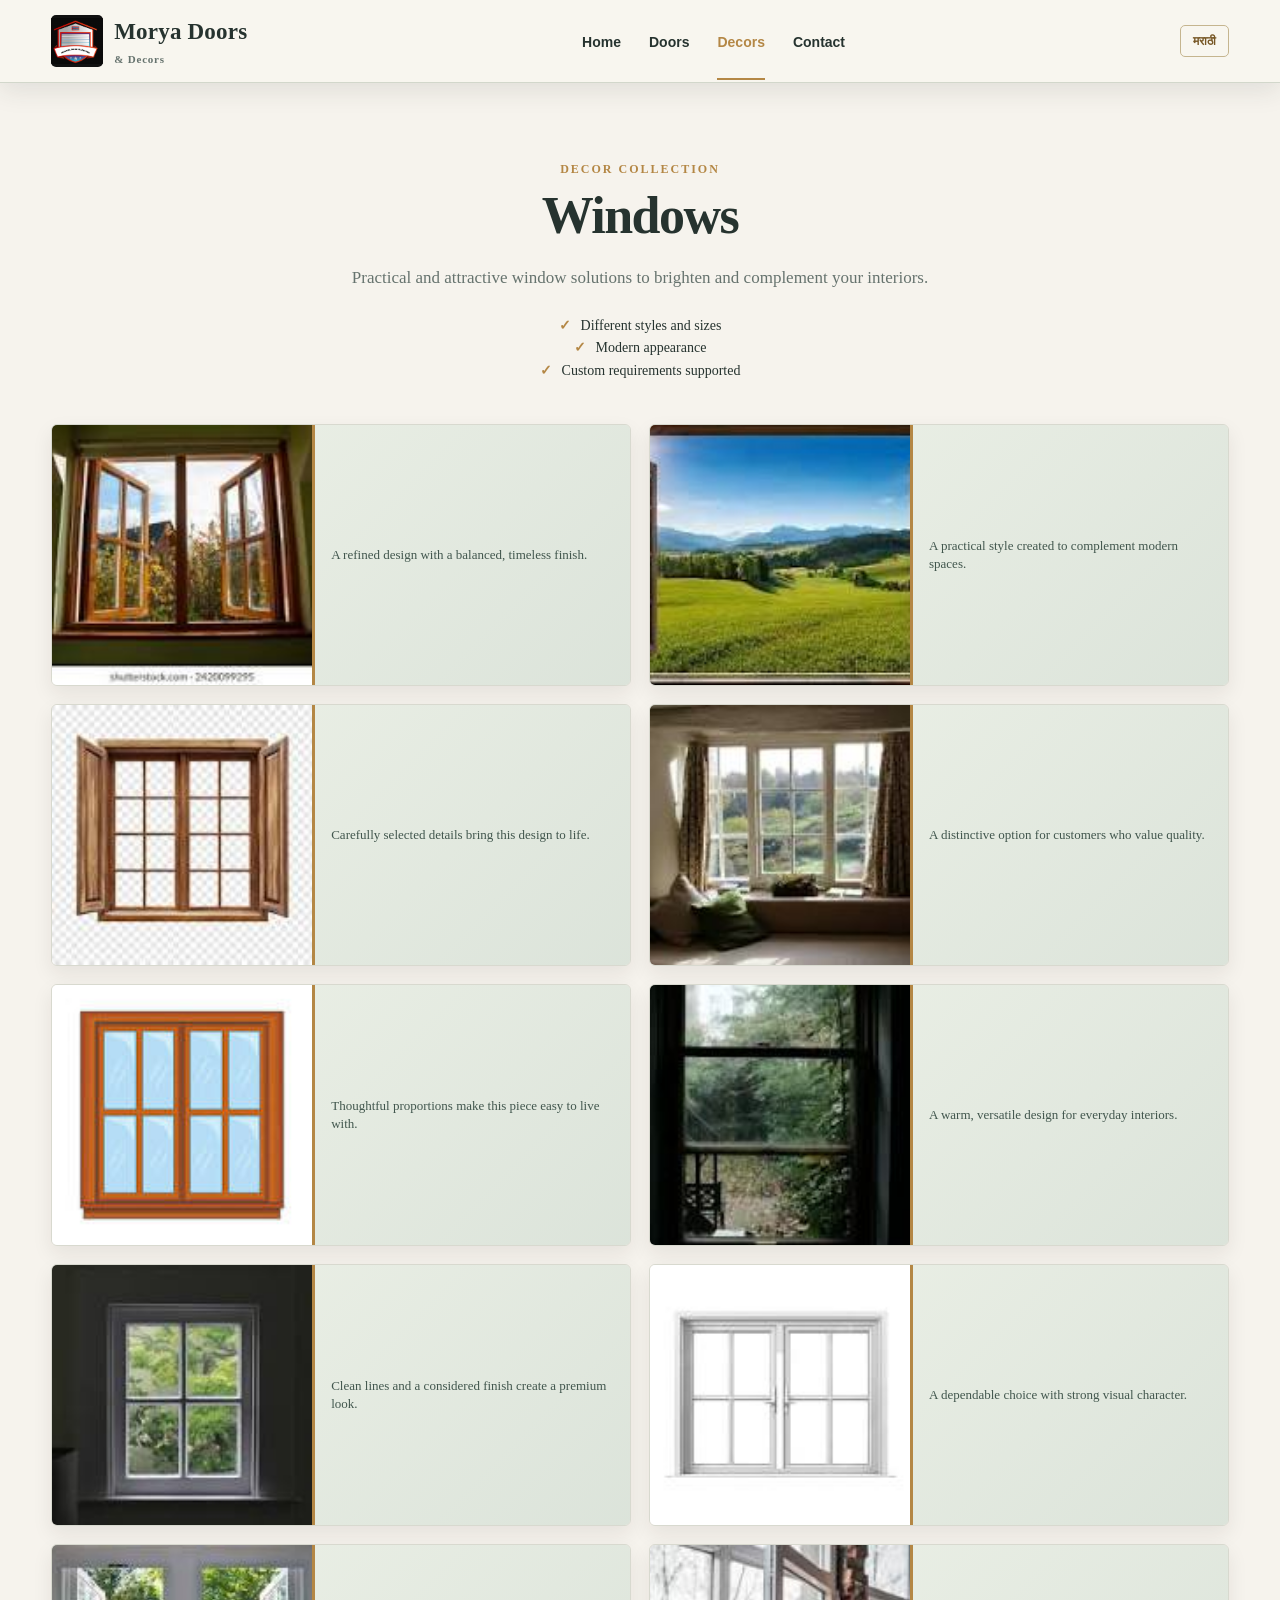
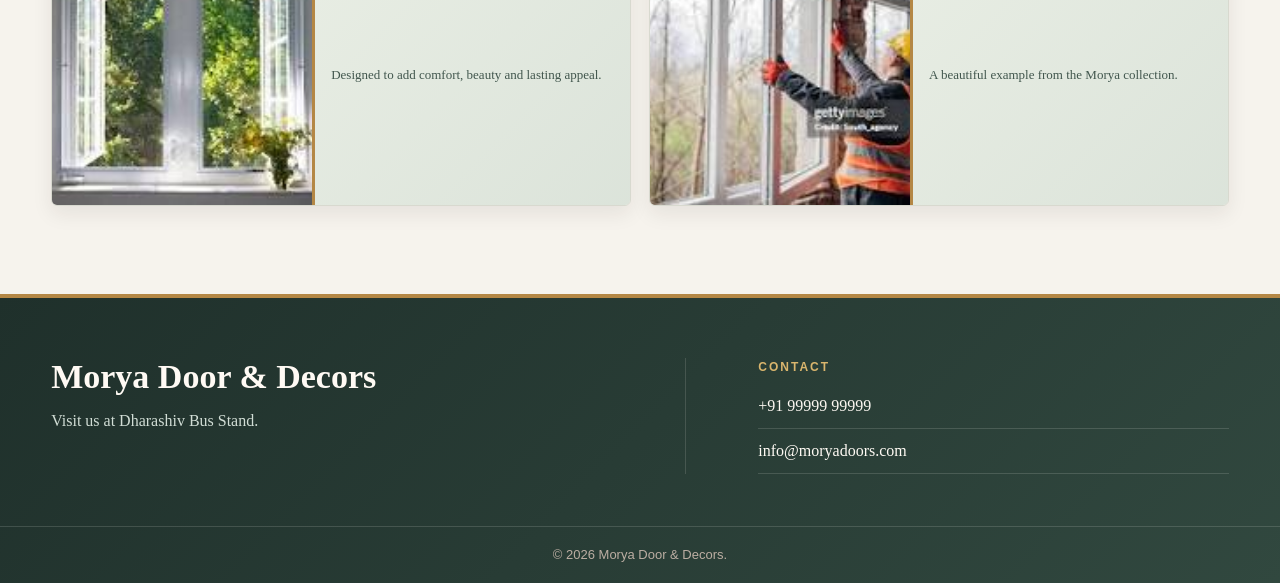
<file: windows.html>
<!DOCTYPE html><html lang="en"><head><meta charset="UTF-8"><meta name="viewport" content="width=device-width, initial-scale=1.0"><title>Windows | Morya Door & Decors</title><link rel="stylesheet" href="./css/style.css"></head><body>
<header class="site-header"><div class="container nav-wrap"><a class="brand" href="./index.html"><img class="brand-logo" src="./images/logo.png" alt="Morya Doors logo"><span>Morya Doors <small>&amp; Decors</small></span></a><button class="menu-toggle" aria-label="Toggle menu">☰</button><nav class="main-nav"><a href="./index.html">Home</a><a href="./doors.html">Doors</a><a class="active" href="./decor.html">Decors</a><a href="#contact">Contact</a></nav><button class="language-toggle" type="button" aria-label="Switch language">मराठी</button></div></header>
<main><section class="detail-section"><div class="container"><div class="detail-intro"><span class="eyebrow">Decor Collection</span><h1>Windows</h1><p>Practical and attractive window solutions to brighten and complement your interiors.</p><ul class="check-list"><li>Different styles and sizes</li><li>Modern appearance</li><li>Custom requirements supported</li></ul></div><div class="detail-gallery" aria-label="Window collection"><img src="./images/w1.jfif" alt="Window design 1"><img src="./images/w2.jfif" alt="Window design 2"><img src="./images/w3.jfif" alt="Window design 3"><img src="./images/w4.jfif" alt="Window design 4"><img src="./images/w5.jfif" alt="Window design 5"><img src="./images/w6.jfif" alt="Window design 6"><img src="./images/w7.jfif" alt="Window design 7"><img src="./images/w8.jfif" alt="Window design 8"><img src="./images/w9.jfif" alt="Window design 9"><img src="./images/w10.jfif" alt="Window design 10"></div></div></section></main>
<footer id="contact" class="site-footer"><div class="container footer-grid"><div><h2>Morya Door &amp; Decors</h2><p>Visit us at Dharashiv Bus Stand.</p></div><div><h3>Contact</h3><p><a href="tel:+919999999999">+91 99999 99999</a></p><p><a href="mailto:info@moryadoors.com">info@moryadoors.com</a></p></div></div><div class="copyright">© 2026 Morya Door &amp; Decors.</div></footer><script src="./js/main.js"></script></body></html>
</file>
<file: css/style.css>
:root {
  --ink: #26332f;
  --muted: #66736e;
  --paper: #f6f3ed;
  --card: #fbfaf6;
  --accent: #b48745;
  --accent-dark: #805c29;
  --line: #d8d9cf;
  --max: 1440px;
}
* {
  box-sizing: border-box;
}
html {
  scroll-behavior: smooth;
}
body {
  margin: 0;
  font-family: Georgia, "Times New Roman", serif;
  color: var(--ink);
  background: var(--paper);
  line-height: 1.6;
}
a {
  text-decoration: none;
  color: inherit;
}
.container {
  max-width: var(--max);
  margin: 0 auto;
  padding-left: clamp(20px, 4vw, 64px);
  padding-right: clamp(20px, 4vw, 64px);
}
.site-header {
  position: sticky;
  top: 0;
  z-index: 1000;

  border-bottom: 1px solid #d2d7cb;
  background: rgba(248, 246, 239, 0.96);
  color: #26332f;
  box-shadow: 0 8px 24px rgba(38, 51, 47, 0.1);
  backdrop-filter: blur(12px);
}
.nav-wrap {
  min-height: 82px;
  display: flex;
  align-items: center;
  justify-content: space-between;
  gap: 24px;
}
.brand {
  display: flex;
  align-items: center;
  gap: 11px;
  font-weight: 700;
  font-size: clamp(18px, 2vw, 23px);
  letter-spacing: 0.2px;
}
.brand-logo {
  display: block;
  width: 52px;
  height: 52px;
  border-radius: 5px;
  object-fit: contain;
  background: #111;
}
.brand small {
  display: block;
  color: var(--muted);
  font-size: 11px;
  font-weight: 600;
  letter-spacing: 0.8px;
}

.main-nav {
  display: flex;
  gap: 28px;
  align-items: center;
  font-family: Arial, sans-serif;
  font-weight: 700;
  font-size: 14px;
}
.main-nav a {
  padding: 29px 0 25px;
  border-bottom: 2px solid transparent;
}
.main-nav a:hover,
.main-nav a.active {
  color: var(--accent);
  border-color: var(--accent);
}
.menu-toggle {
  display: none;
  border: 0;
  color: #26332f;
  background: transparent;
  font-size: 26px;
}
.language-toggle {
  flex: 0 0 auto;
  padding: 8px 12px;
  border: 1px solid #c5b58f;
  border-radius: 5px;
  color: #765624;
  background: transparent;
  cursor: pointer;
  font-family: Arial, sans-serif;
  font-size: 12px;
  font-weight: 700;
}
.language-toggle:hover {
  color: #fff;
  background: var(--accent);
  border-color: var(--accent);
}
.hero {
  padding: clamp(64px, 8vw, 112px) 0 90px;
  background: linear-gradient(135deg, #f6f3ed 0%, #e6eee8 56%, #ccdcd2 100%);
}
.hero-grid {
  display: grid;
  grid-template-columns: 1.05fr 0.95fr;
  align-items: center;
  gap: 64px;
}
.eyebrow {
  display: inline-block;
  color: var(--accent);
  font-size: 12px;
  font-weight: 800;
  text-transform: uppercase;
  letter-spacing: 2px;
  margin-bottom: 10px;
}
.hero h1,
.page-hero h1,
.detail-section h1 {
  font-size: clamp(38px, 6vw, 66px);
  line-height: 1.05;
  margin: 0 0 20px;
  letter-spacing: -1.5px;
}
.hero p {
  font-size: 18px;
  color: #52625c;
  max-width: 650px;
}
.hero-actions {
  display: flex;
  gap: 12px;
  margin-top: 30px;
  flex-wrap: wrap;
}
.btn {
  display: inline-flex;
  align-items: center;
  justify-content: center;
  padding: 12px 20px;
  border-radius: 8px;
  font-weight: 750;
  font-family: Arial, sans-serif;
  font-size: 14px;
  border: 1px solid transparent;
}
.btn-primary {
  background: var(--accent);
  color: white;
}
.btn-primary:hover {
  background: var(--accent-dark);
}
.btn-outline {
  border-color: var(--line);
  background: rgba(251, 250, 246, 0.5);
}
.hero-card {
  background: transparent;
  padding: 12px;
  border-radius: 6px;
  box-shadow: 0 24px 60px rgba(38, 29, 20, 0.18);
}
.hero-card img {
  display: block;
  width: 100%;
  aspect-ratio: 4/3;
  object-fit: contain;
  border-radius: 2px;
  background: #111;
}
.hero-card-caption {
  margin-top: 10px;
  padding: 12px 14px;
  border-left: 3px solid var(--accent);
  border-radius: 0 5px 5px 0;
  background: linear-gradient(
    135deg,
    rgba(226, 232, 222, 0.9),
    rgba(210, 218, 202, 0.62)
  );
  color: #3c5149;
  font-weight: 750;
}
.section {
  padding: 76px 0;
  background: #f6f3ed;
}
.hero > .container:not(.hero-grid) {
  margin-top: 88px;
}
.section-heading {
  display: flex;
  justify-content: space-between;
  align-items: end;
  gap: 30px;
  margin-bottom: 28px;
}
.section-heading h2 {
  margin: 0;
  font-size: 34px;
  letter-spacing: -1px;
}
.section-heading p {
  color: #5f6d67;
  margin: 0;
}
.feature-grid {
  display: grid;
  grid-template-columns: repeat(2, 1fr);
  gap: 22px;
}
.feature-card,
.product-card {
  background: transparent;
  border: 1px solid var(--line);
  border-radius: 14px;
  overflow: hidden;
  transition:
    transform 0.2s,
    box-shadow 0.2s;
}
.feature-card:hover,
.product-card:hover {
  transform: translateY(-4px);
  box-shadow: 0 15px 35px rgba(38, 51, 47, 0.11);
}
.feature-card img,
.product-card img {
  width: 100%;
  display: block;
  aspect-ratio: 16/10;
  object-fit: cover;
}
.feature-card > div,
.product-card > div {
  padding: 22px;
}
.feature-card h3,
.product-card h3 {
  margin: 0 0 7px;
  font-size: 21px;
}
.feature-card p,
.product-card p {
  margin: 0 0 14px;
  color: var(--muted);
}
.feature-card span,
.product-card span {
  font-weight: 800;
  color: var(--accent);
}
.location-section {
  padding-top: 10px;
}

#map {
  height: 310px;
  width: 100%;
  border: 1px solid var(--line);
  border-radius: 6px;
  overflow: hidden;
  box-shadow: 0 12px 30px rgba(38, 29, 20, 0.1);
}

.location-grid {
  display: grid;
  grid-template-columns: 1.15fr 0.85fr;
  gap: 34px;
  align-items: stretch;
}
.location-copy {
  padding: 8px 4px;
}
.location-copy h3 {
  margin: 0 0 12px;
  font-size: clamp(26px, 3vw, 36px);
  line-height: 1.15;
}
.location-copy > p {
  margin: 0 0 20px;
  color: var(--muted);
}
.location-details {
  display: grid;
  grid-template-columns: repeat(3, 1fr);
  gap: 28px;
  margin-top: 44px;
  padding-top: 24px;
  border-top: 1px solid var(--line);
}
.location-details > div {
  padding-right: 22px;
  border-right: 1px solid var(--line);
}
.location-details > div:last-child {
  padding-right: 0;
  border-right: 0;
}
.location-details span {
  color: var(--accent);
  font-family: Arial, sans-serif;
  font-size: 12px;
  font-weight: 700;
  letter-spacing: 1px;
}
.location-details h3 {
  margin: 8px 0 5px;
  font-size: 20px;
}
.location-details p {
  margin: 0;
  color: var(--muted);
  font-size: 14px;
}
.quality-list {
  display: grid;
  gap: 14px;
  padding: 0;
  margin: 0 0 24px;
  list-style: none;
}
.quality-list li {
  display: grid;
  gap: 1px;
  padding-left: 18px;
  border-left: 3px solid var(--accent);
}
.quality-list strong {
  font-size: 15px;
}
.quality-list span {
  color: var(--muted);
  font-size: 14px;
}

@media (max-width: 800px) {
  #map {
    height: 280px;
  }
  .location-grid {
    grid-template-columns: 1fr;
    gap: 28px;
  }
}
/* .location-section #map {
  height: 420px;
  border-radius: 16px;
  overflow: hidden;
  border: 1px solid var(--line);
  box-shadow: 0 10px 35px rgba(38, 29, 20, 0.08);
} */
.page-hero {
  padding: 70px 0 55px;
  background: #dfe9e2;
}
.page-hero h1 {
  font-size: 52px;
  margin-bottom: 12px;
}
.page-hero p {
  margin: 0;
  color: #5f6d67;
  max-width: 650px;
}
.product-grid {
  display: grid;
  grid-template-columns: repeat(3, 1fr);
  gap: 22px;
}
.detail-section {
  padding: 72px 0 88px;
}
.detail-intro {
  max-width: 760px;
  margin: 0 auto 42px;
  text-align: center;
}
.detail-intro p {
  max-width: 680px;
  margin: 0 auto;
}
.detail-intro .check-list {
  gap: 20px 30px;
}
.detail-intro .check-list li {
  margin: 0;
  font-size: 14px;
}
.detail-gallery {
  display: grid;
  grid-template-columns: repeat(2, 1fr);
  gap: 18px;
}
.detail-gallery figure {
  display: grid;
  grid-template-columns: minmax(150px, 0.9fr) 1.1fr;
  align-items: center;
  min-width: 0;
  margin: 0;
  background: transparent;
  border: 1px solid var(--line);
  border-radius: 6px;
  overflow: hidden;
  box-shadow: 0 8px 20px rgba(38, 29, 20, 0.08);
  transition:
    transform 0.2s ease,
    box-shadow 0.2s ease;
}
.detail-gallery figure:hover {
  transform: translateY(-4px);
  box-shadow: 0 14px 28px rgba(38, 29, 20, 0.14);
}
.detail-gallery img {
  display: block;
  width: 100%;
  aspect-ratio: 1 / 1;
  object-fit: cover;
  background: #e9e1d8;
}
.detail-gallery figcaption {
  align-self: stretch;
  display: flex;
  align-items: center;
  padding: 16px;
  border-left: 3px solid var(--accent);
  background: linear-gradient(
    135deg,
    rgba(231, 237, 227, 0.92),
    rgba(207, 220, 209, 0.68)
  );
  color: #41564d;
  font-size: 13px;
  line-height: 1.4;
}
.detail-grid {
  display: grid;
  grid-template-columns: 1fr 1fr;
  gap: 65px;
  align-items: center;
}
.detail-grid > img {
  width: 100%;
  border-radius: 18px;
  aspect-ratio: 4/3;
  object-fit: cover;
}
.detail-section h1 {
  font-size: 52px;
}
.detail-section p {
  color: var(--muted);
  font-size: 17px;
}
.check-list {
  padding: 0;
  margin: 24px 0 30px;
  list-style: none;
}
.check-list li {
  margin: 10px 0;
}
.check-list li:before {
  content: "✓";
  color: var(--accent);
  font-weight: 900;
  margin-right: 10px;
}
.site-footer {
  position: relative;
  background: linear-gradient(135deg, #1f302b 0%, #31483f 100%);
  color: #fffaf4;
  padding: 64px 0 0;
  margin-top: 0;
  overflow: hidden;
}
.site-footer::before {
  content: "";
  position: absolute;
  top: 0;
  left: 0;
  width: 100%;
  height: 4px;
  background: var(--accent);
}
.footer-grid {
  display: grid;
  grid-template-columns: 1.35fr 1fr;
  gap: 72px;
  padding-bottom: 52px;
}
.footer-grid > div:first-child {
  padding-right: 30px;
  border-right: 1px solid rgba(255, 250, 244, 0.14);
}
.footer-grid h2 {
  margin: 0 0 12px;
  font-size: clamp(24px, 3vw, 34px);
  line-height: 1.1;
}
.footer-grid h3 {
  margin: 0 0 16px;
  color: #d9b56d;
  font-family: Arial, sans-serif;
  font-size: 12px;
  letter-spacing: 2px;
  text-transform: uppercase;
}
.footer-grid p {
  max-width: 480px;
  margin: 8px 0;
  color: #d1ddd5;
  font-size: 16px;
}
.footer-grid > div:last-child p {
  margin: 0;
  padding: 9px 0;
  border-bottom: 1px solid rgba(255, 250, 244, 0.14);
}
.footer-grid > div:last-child p:first-of-type {
  padding-top: 0;
}
.footer-grid a {
  color: #fffaf4;
  transition: color 0.2s ease;
}
.footer-grid a:hover {
  color: #d9b56d;
}
.copyright {
  border-top: 1px solid rgba(255, 250, 244, 0.14);
  padding: 18px 20px;
  text-align: center;
  color: #bcaea3;
  font-family: Arial, sans-serif;
  font-size: 13px;
}
@media (max-width: 800px) {
  .container {
    width: 100%;
  }
  .menu-toggle {
    display: block;
  }
  .language-toggle {
    margin-left: auto;
  }
  .main-nav {
    display: none;
    position: absolute;
    left: 0;
    right: 0;
    top: 82px;
    background: #f8f6ef;
    border-bottom: 1px solid var(--line);
    padding: 10px 20px;
    flex-direction: column;
    align-items: stretch;
    gap: 0;
  }
  .main-nav.open {
    display: flex;
  }
  .main-nav a {
    padding: 12px 0;
    border-bottom: 1px solid rgba(255, 255, 255, 0.1);
  }
  .hero {
    padding: 58px 0;
  }
  .hero-grid,
  .detail-grid {
    grid-template-columns: 1fr;
    gap: 32px;
  }
  .detail-section {
    padding: 55px 0 64px;
  }
  .detail-intro {
    margin-bottom: 30px;
  }
  .detail-intro .check-list {
    display: block;
    text-align: left;
  }
  .detail-intro .check-list li {
    margin: 10px 0;
  }
  .detail-gallery {
    grid-template-columns: 1fr;
    gap: 12px;
  }
  .detail-gallery figure {
    grid-template-columns: minmax(125px, 0.85fr) 1.15fr;
  }
  .hero h1 {
    font-size: 44px;
  }
  .section {
    padding: 55px 0;
  }
  .feature-grid,
  .product-grid {
    grid-template-columns: 1fr;
  }
  .section-heading {
    display: block;
  }
  .section-heading p {
    margin-top: 8px;
  }
  .page-hero {
    padding: 55px 0 40px;
  }
  .page-hero h1,
  .detail-section h1 {
    font-size: 42px;
  }
  .detail-section {
    padding: 55px 0;
  }
  .footer-grid {
    grid-template-columns: 1fr;
    gap: 34px;
    padding-bottom: 38px;
  }
  .footer-grid > div:first-child {
    padding-right: 0;
    border-right: 0;
  }
  .location-details {
    grid-template-columns: 1fr;
    gap: 20px;
  }
  .location-details > div,
  .location-details > div:last-child {
    padding: 0 0 20px;
    border-right: 0;
    border-bottom: 1px solid var(--line);
  }
  .location-details > div:last-child {
    padding-bottom: 0;
    border-bottom: 0;
  }
}
@media (min-width: 801px) and (max-width: 1050px) {
  .product-grid {
    grid-template-columns: repeat(2, 1fr);
  }
}
</file>
